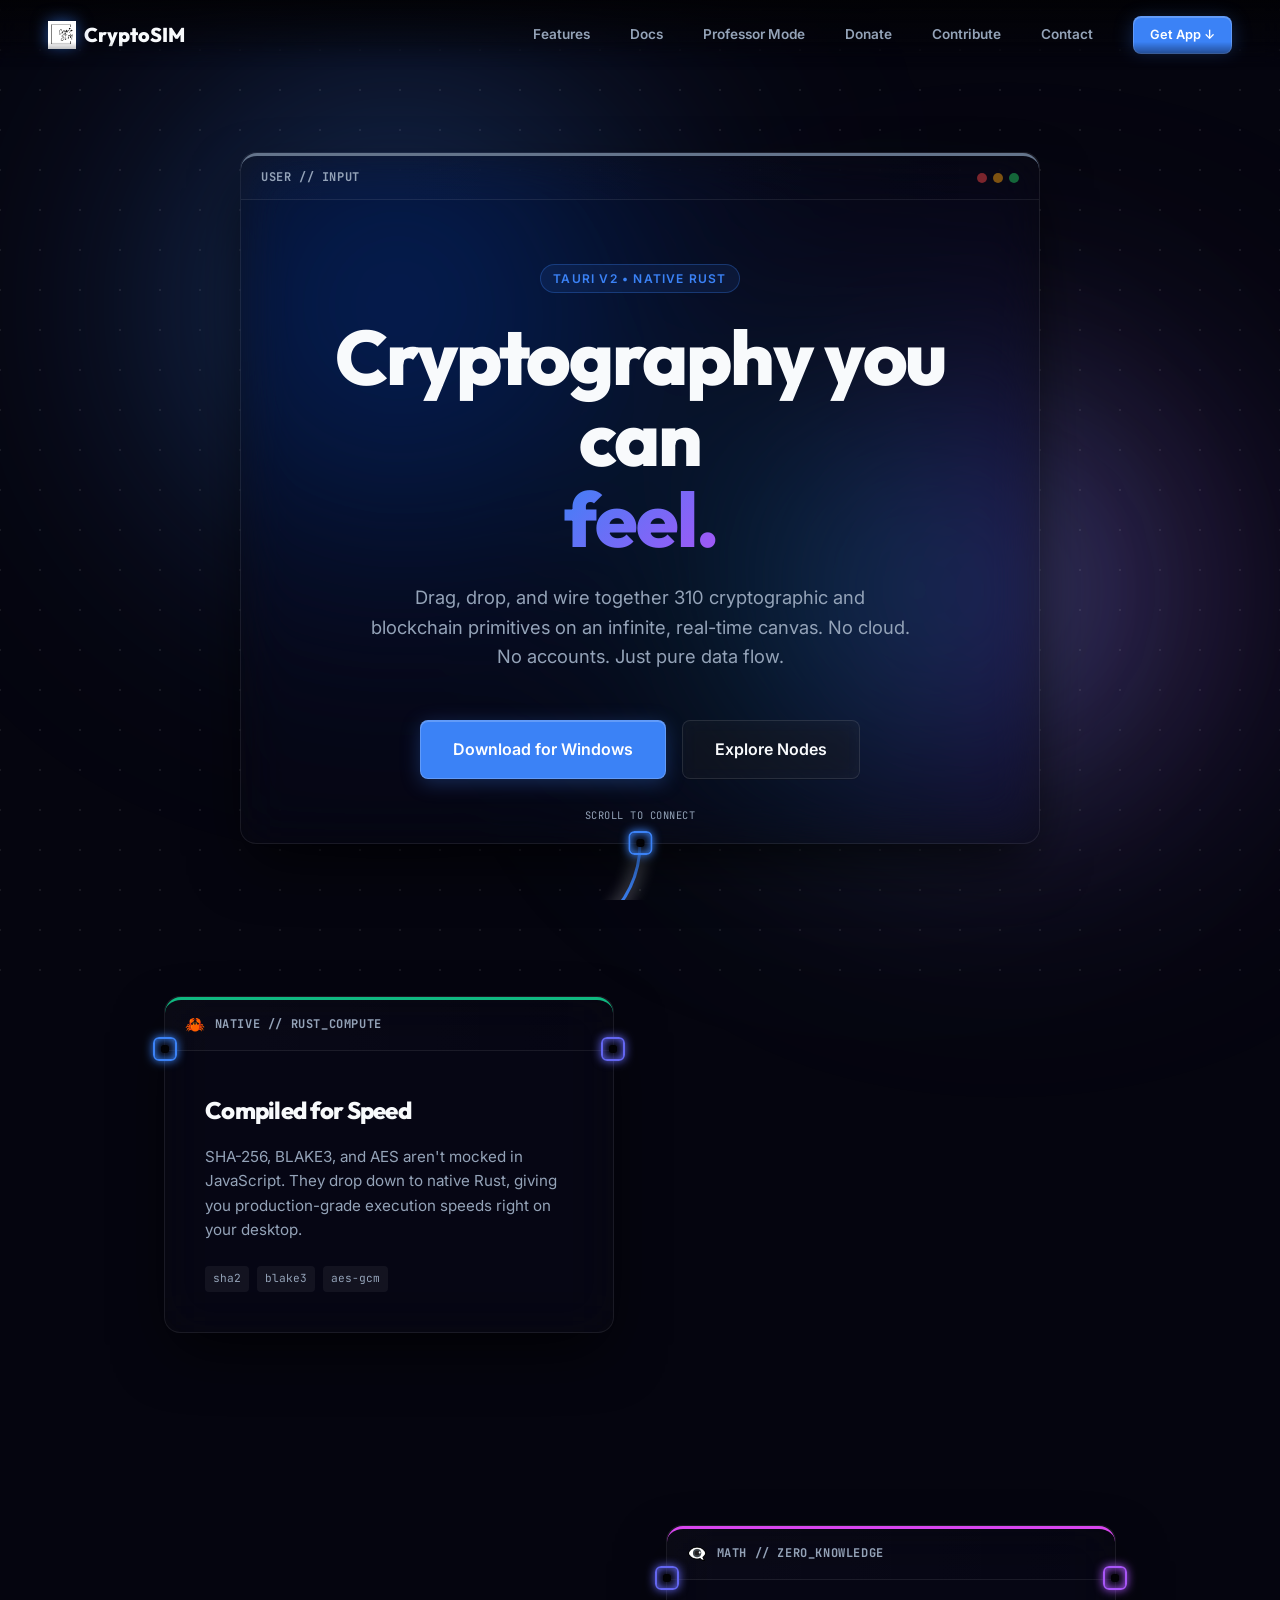
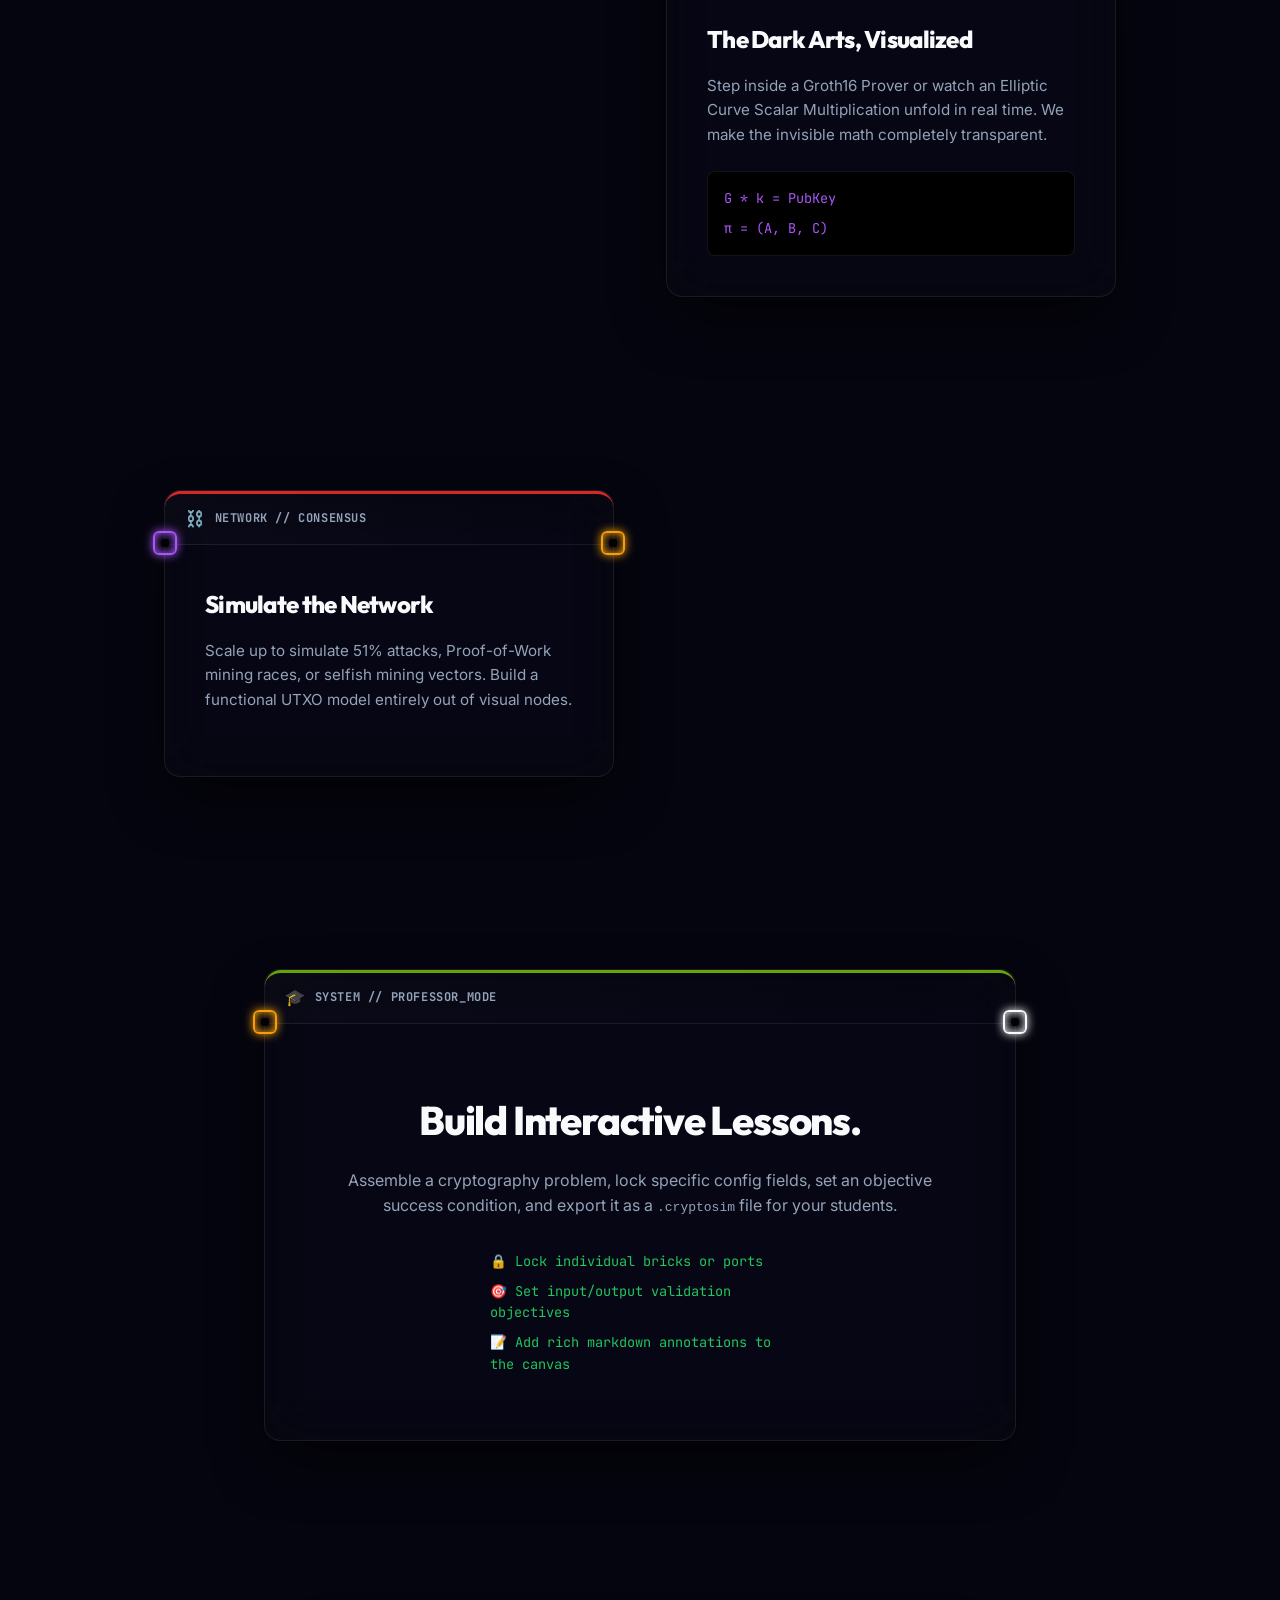
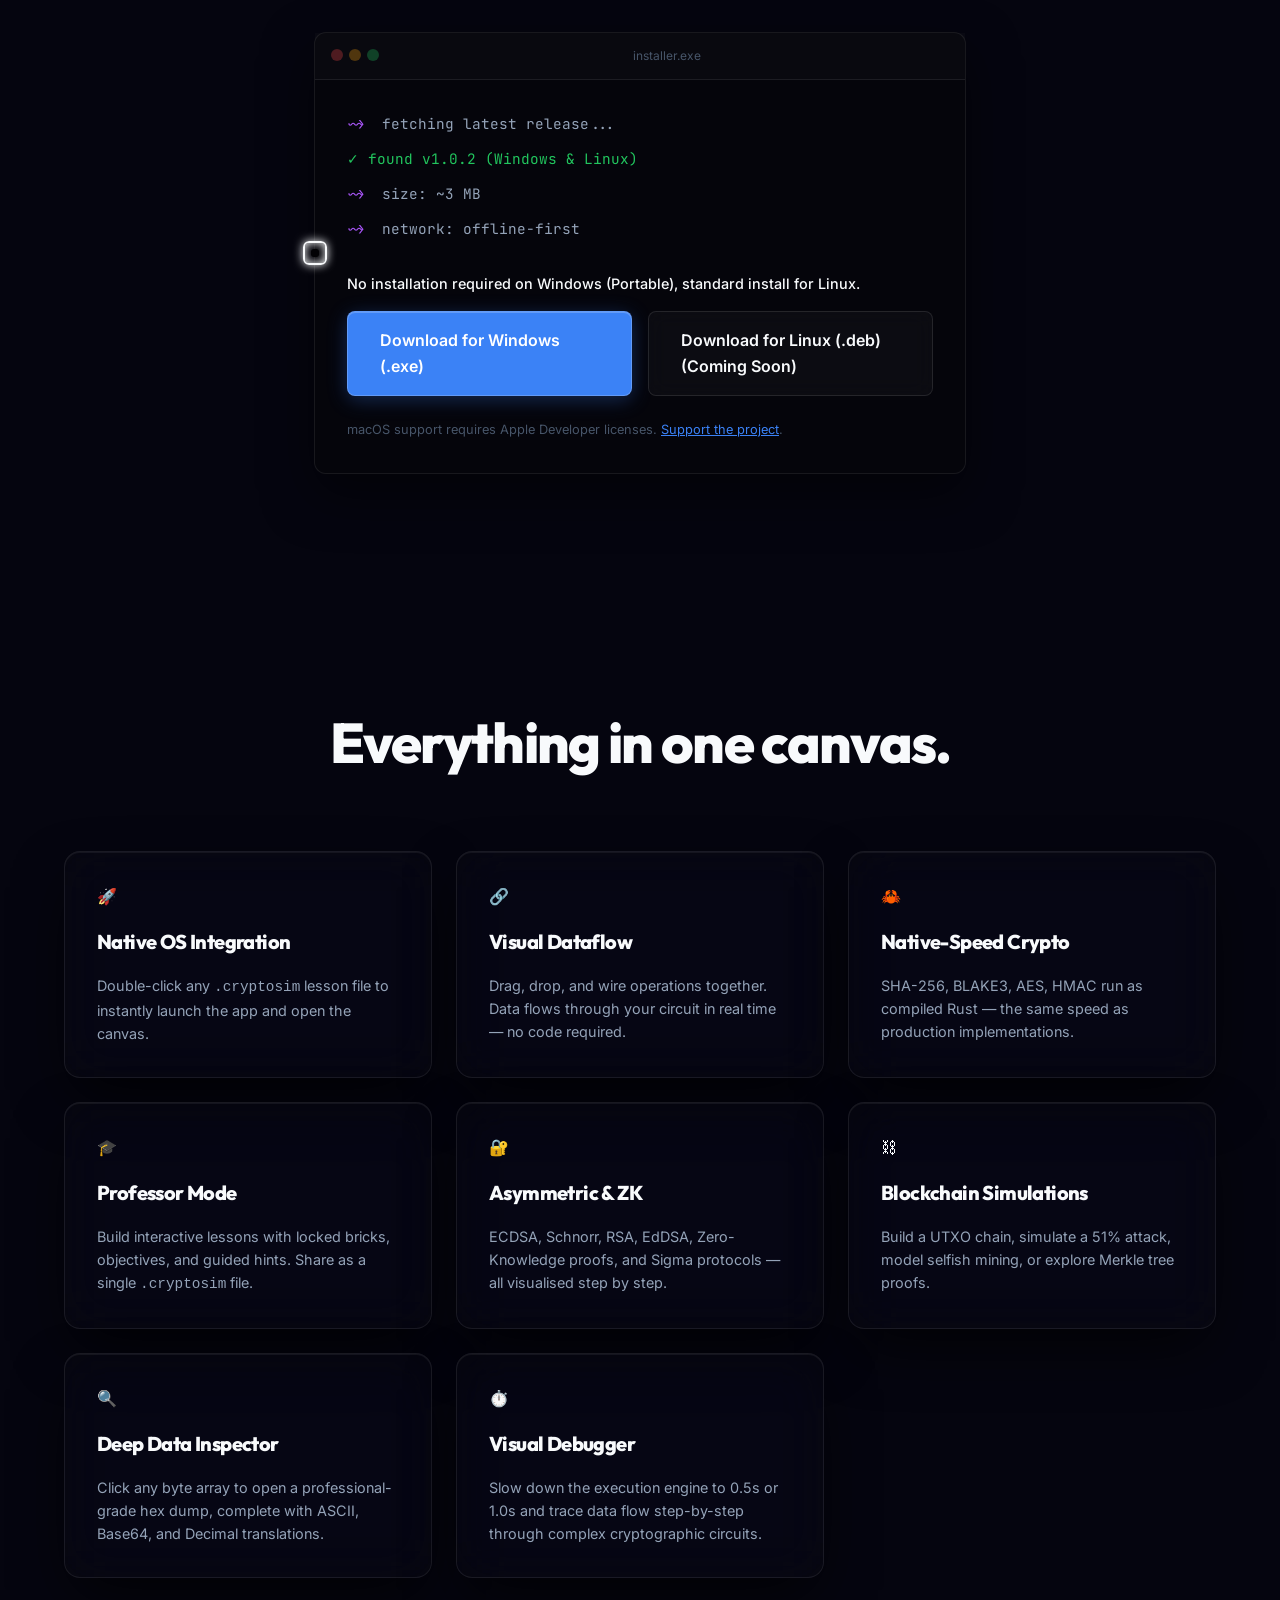
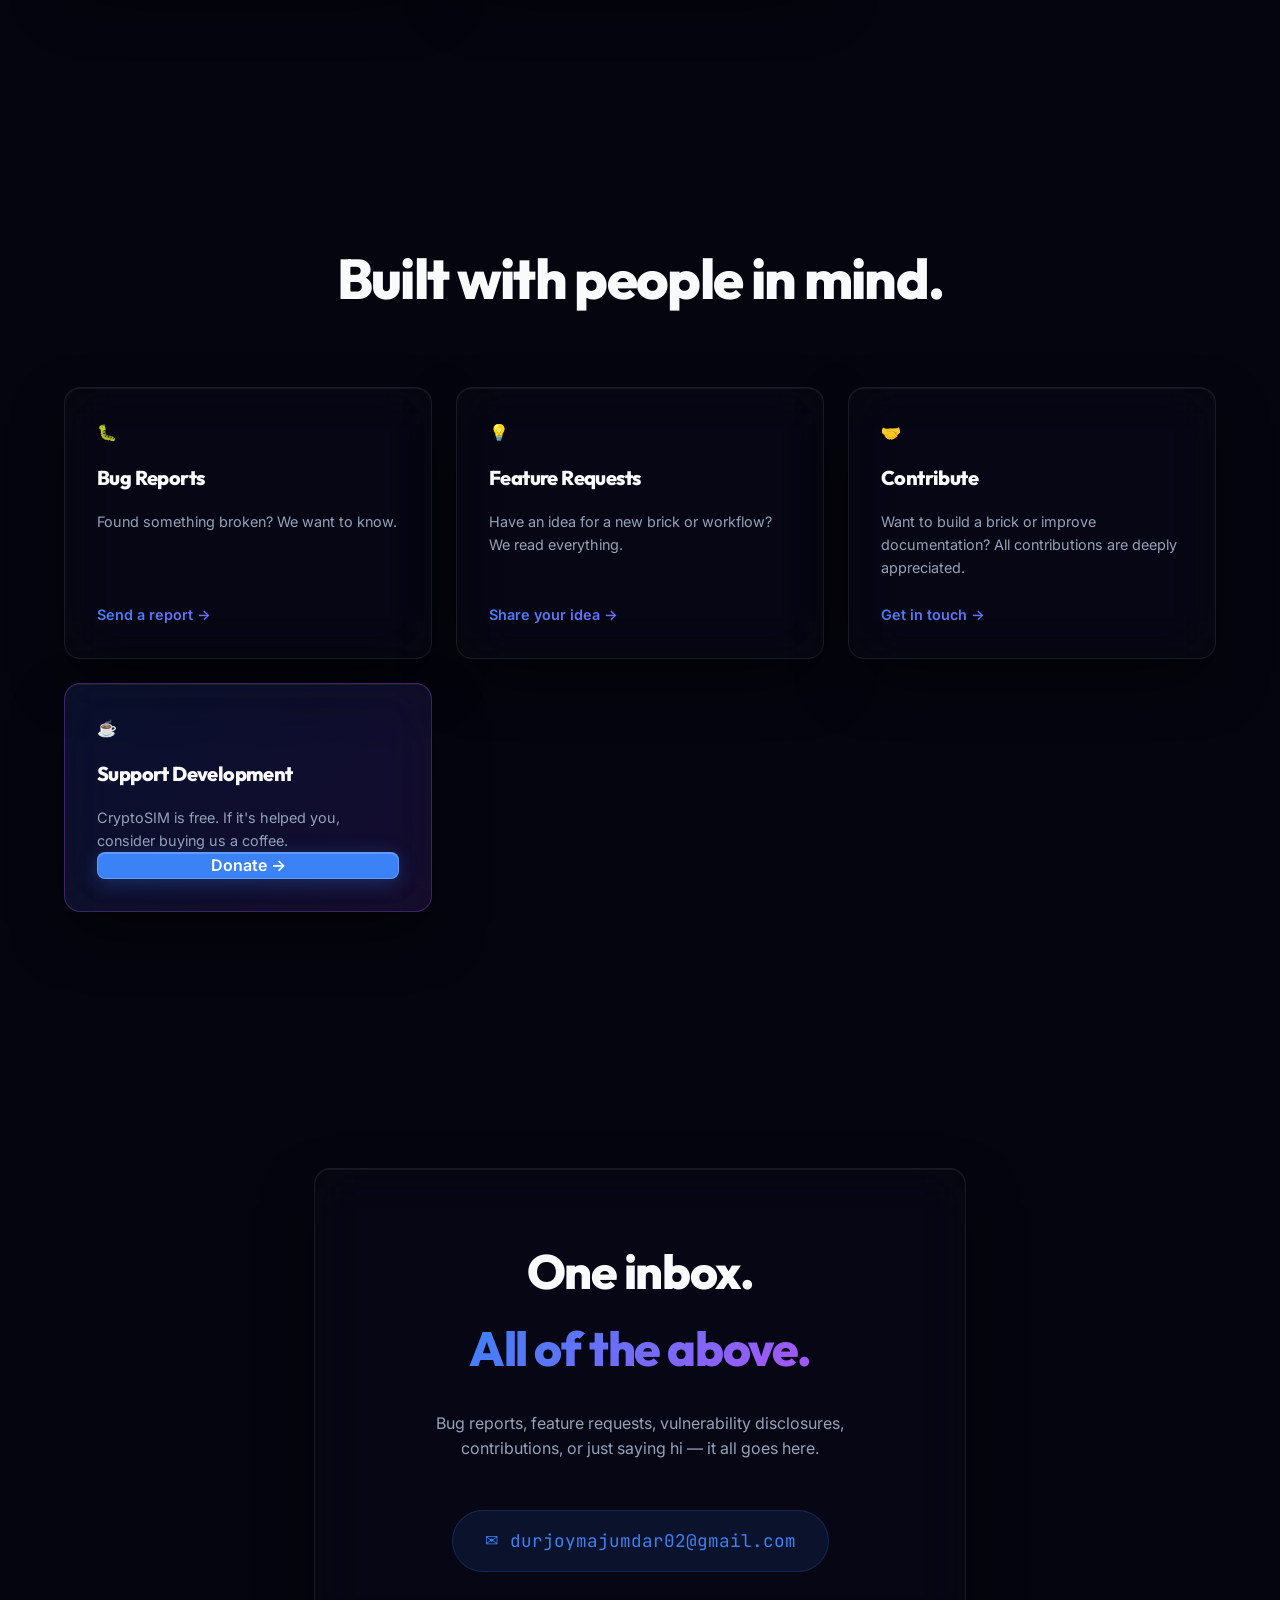
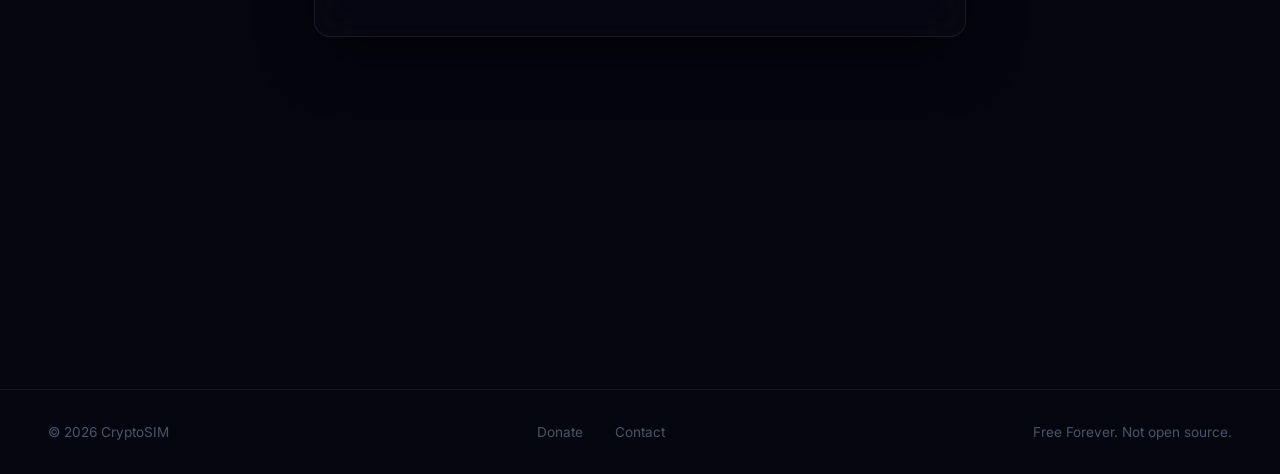
<file: index.html>
<!DOCTYPE html>
<html lang="en">
<head>
  <meta charset="UTF-8" />
  <meta name="viewport" content="width=device-width, initial-scale=1.0" />
  <title>CryptoSIM - The Living Canvas</title>
  <meta name="description" content="A node-based visual simulator for learning and teaching cryptography, blockchain, and applied mathematics." />
  <link rel="preconnect" href="https://fonts.googleapis.com" />
  <link href="https://fonts.googleapis.com/css2?family=Outfit:wght@400;500;600;700;800;900&family=Inter:opsz,wght@14..32,400;14..32,500;14..32,600&family=JetBrains+Mono:wght@400;500;600&display=swap" rel="stylesheet" />
  <link rel="icon" type="image/png" href="icon.png" />
  <link rel="stylesheet" href="style.css" />
</head>
<body>

  <!-- ── Interactive Canvas Grid Background ── -->
  <div class="canvas-grid-bg" id="gridBg">
    <div class="glow-orb orb-primary" id="orb1"></div>
    <div class="glow-orb orb-secondary" id="orb2"></div>
    <div class="glow-orb orb-tertiary" id="orb3"></div>
  </div>

  <!-- ── Navigation ── -->
  <nav class="nav">
    <a href="index.html" class="nav-brand">
      <img src="icon.png" alt="CryptoSIM Logo" class="logo-node" style="height: 28px; width: 28px; filter: drop-shadow(0 0 8px rgba(59,130,246,0.6));" />
      <span>CryptoSIM</span>
    </a>
    <div class="nav-links">
      <a href="#features">Features</a>
      <a href="docs.html">Docs</a>
      <a href="#pro">Professor Mode</a>
      <a href="donate.html">Donate</a>
      <a href="mailto:durjoymajumdar02@gmail.com?subject=CryptoSIM%20Contribution">Contribute</a>
      <a href="#contact">Contact</a>
      <a href="#download" class="btn btn-primary btn-sm">Get App ↓</a>
    </div>
  </nav>

  <!-- ── SVG Wire Layer (Draws connections between nodes on scroll) ── -->
  <svg class="wire-layer" id="wireLayer" xmlns="http://www.w3.org/2000/svg"></svg>

  <main>
    <!-- ── Hero / Landing Node ── -->
    <section class="hero-section" id="hero">
      <div class="brick-node hero-brick" data-node-id="hero">
        <div class="brick-header cluster-io">
          <span class="brick-title">USER // INPUT</span>
          <div class="brick-controls">
            <span class="control-dot red"></span>
            <span class="control-dot yellow"></span>
            <span class="control-dot green"></span>
          </div>
        </div>
        <div class="brick-body">
          <div class="badge">Tauri v2 • Native Rust</div>
          <h1>Cryptography you can <br/><span class="text-gradient">feel.</span></h1>
          <p class="hero-sub">
            Drag, drop, and wire together 310 cryptographic and blockchain primitives on an infinite, real-time canvas. 
            No cloud. No accounts. Just pure data flow.
          </p>
          <div class="hero-actions">
            <a href="#download" class="btn btn-primary btn-large">Download for Windows</a>
            <a href="#features" class="btn btn-ghost btn-large">Explore Nodes</a>
          </div>
        </div>
        <!-- Output Port -->
        <div class="port port-out" data-port-id="hero-out" data-type="bytes">
          <div class="port-label">Scroll to Connect</div>
          <div class="port-handle type-bytes"></div>
        </div>
      </div>
    </section>

    <!-- ── Feature Nodes (The "Flow" section) ── -->
    <section class="features-flow" id="features">
      
      <!-- Node 1: Native Crypto -->
      <div class="brick-node feature-brick pos-left node-crypto" data-node-id="feat-crypto">
        <!-- Input Port -->
        <div class="port port-in" data-port-id="feat-crypto-in" data-type="bytes">
          <div class="port-handle type-bytes"></div>
        </div>
        <div class="brick-header cluster-hash">
          <span class="brick-icon">🦀</span>
          <span class="brick-title">NATIVE // RUST_COMPUTE</span>
        </div>
        <div class="brick-body">
          <h3>Compiled for Speed</h3>
          <p>SHA-256, BLAKE3, and AES aren't mocked in JavaScript. They drop down to native Rust, giving you production-grade execution speeds right on your desktop.</p>
          <div class="tech-tags">
            <span class="tag">sha2</span>
            <span class="tag">blake3</span>
            <span class="tag">aes-gcm</span>
          </div>
        </div>
        <!-- Output Port -->
        <div class="port port-out" data-port-id="feat-crypto-out" data-type="array">
          <div class="port-handle type-array"></div>
        </div>
      </div>

      <!-- Node 2: ZK & Advanced Math -->
      <div class="brick-node feature-brick pos-right node-zk" data-node-id="feat-zk">
        <!-- Input Port -->
        <div class="port port-in" data-port-id="feat-zk-in" data-type="array">
          <div class="port-handle type-array"></div>
        </div>
        <div class="brick-header cluster-zk">
          <span class="brick-icon">👁️‍🗨️</span>
          <span class="brick-title">MATH // ZERO_KNOWLEDGE</span>
        </div>
        <div class="brick-body">
          <h3>The Dark Arts, Visualized</h3>
          <p>Step inside a Groth16 Prover or watch an Elliptic Curve Scalar Multiplication unfold in real time. We make the invisible math completely transparent.</p>
          <div class="visual-preview">
            <code>G * k = PubKey</code>
            <code>π = (A, B, C)</code>
          </div>
        </div>
        <!-- Output Port -->
        <div class="port port-out" data-port-id="feat-zk-out" data-type="point">
          <div class="port-handle type-point"></div>
        </div>
      </div>

      <!-- Node 3: Blockchain Consensus -->
      <div class="brick-node feature-brick pos-left node-chain" data-node-id="feat-chain">
        <!-- Input Port -->
        <div class="port port-in" data-port-id="feat-chain-in" data-type="point">
          <div class="port-handle type-point"></div>
        </div>
        <div class="brick-header cluster-consensus">
          <span class="brick-icon">⛓️</span>
          <span class="brick-title">NETWORK // CONSENSUS</span>
        </div>
        <div class="brick-body">
          <h3>Simulate the Network</h3>
          <p>Scale up to simulate 51% attacks, Proof-of-Work mining races, or selfish mining vectors. Build a functional UTXO model entirely out of visual nodes.</p>
        </div>
        <!-- Output Port -->
        <div class="port port-out" data-port-id="feat-chain-out" data-type="number">
          <div class="port-handle type-number"></div>
        </div>
      </div>

    </section>

    <!-- ── Professor Mode Node ── -->
    <section class="pro-section" id="pro">
      <div class="brick-node pro-brick" data-node-id="pro">
        <div class="port port-in" data-port-id="pro-in" data-type="number">
          <div class="port-handle type-number"></div>
        </div>
        <div class="brick-header cluster-state">
          <span class="brick-icon">🎓</span>
          <span class="brick-title">SYSTEM // PROFESSOR_MODE</span>
        </div>
        <div class="brick-body pro-layout">
          <div class="pro-text">
            <h2>Build Interactive Lessons.</h2>
            <p>Assemble a cryptography problem, lock specific config fields, set an objective success condition, and export it as a <code>.cryptosim</code> file for your students.</p>
            <ul class="pro-features">
              <li>🔒 Lock individual bricks or ports</li>
              <li>🎯 Set input/output validation objectives</li>
              <li>📝 Add rich markdown annotations to the canvas</li>
            </ul>
          </div>
        </div>
        <div class="port port-out" data-port-id="pro-out" data-type="any">
          <div class="port-handle type-any"></div>
        </div>
      </div>
    </section>

    <!-- ── Terminal Download Section ── -->
    <section class="download-section" id="download">
      <div class="terminal-window" data-node-id="download">
        <div class="port port-in" data-port-id="download-in" data-type="any" style="top: 50%; transform: translateY(-50%);">
          <div class="port-handle type-any"></div>
        </div>
        <div class="terminal-header">
          <div class="term-dots">
            <span></span><span></span><span></span>
          </div>
          <div class="term-title">installer.exe</div>
        </div>
        <div class="terminal-body">
          <div class="term-line"><span class="prompt">~></span> fetching latest release...</div>
          <div class="term-line success">✓ found v1.0.2 (Windows & Linux)</div>
          <div class="term-line"><span class="prompt">~></span> size: ~3 MB</div>
          <div class="term-line"><span class="prompt">~></span> network: offline-first</div>
          
          <div class="download-actions" style="margin-top: 2rem; text-align: left;">
            <p style="margin-bottom: 1rem; color: var(--text-main); font-family: var(--font-body); font-weight: 500;">
              No installation required on Windows (Portable), standard install for Linux.
            </p>
            <div style="display: flex; gap: 1rem; flex-wrap: wrap;">
              <a href="downloads/CryptoSim_Setup_v1.0.2.exe" class="btn btn-primary btn-large" style="flex: 1;">
                Download for Windows (.exe)
              </a>
              <a href="#" class="btn btn-ghost btn-large" style="flex: 1;">
                Download for Linux (.deb) (Coming Soon)
              </a>
            </div>
            <p class="crypto-note" style="margin-top: 1.5rem;">macOS support requires Apple Developer licenses. <a href="donate.html">Support the project</a>.</p>
          </div>
        </div>
      </div>
    </section>

    <!-- ── Extra Features Grid ── -->
    <section class="features-grid-section glass-container" id="all-features">
      <div class="section-center-header">
        <h2>Everything in one canvas.</h2>
      </div>
      <div class="features-grid-layout">
        <div class="brick-node feature-mini-card">
          <span class="brick-icon">🚀</span>
          <h3>Native OS Integration</h3>
          <p>Double-click any <code>.cryptosim</code> lesson file to instantly launch the app and open the canvas.</p>
        </div>
        <div class="brick-node feature-mini-card">
          <span class="brick-icon">🔗</span>
          <h3>Visual Dataflow</h3>
          <p>Drag, drop, and wire operations together. Data flows through your circuit in real time — no code required.</p>
        </div>
        <div class="brick-node feature-mini-card">
          <span class="brick-icon">🦀</span>
          <h3>Native-Speed Crypto</h3>
          <p>SHA-256, BLAKE3, AES, HMAC run as compiled Rust — the same speed as production implementations.</p>
        </div>
        <div class="brick-node feature-mini-card">
          <span class="brick-icon">🎓</span>
          <h3>Professor Mode</h3>
          <p>Build interactive lessons with locked bricks, objectives, and guided hints. Share as a single <code>.cryptosim</code> file.</p>
        </div>
        <div class="brick-node feature-mini-card">
          <span class="brick-icon">🔐</span>
          <h3>Asymmetric & ZK</h3>
          <p>ECDSA, Schnorr, RSA, EdDSA, Zero-Knowledge proofs, and Sigma protocols — all visualised step by step.</p>
        </div>
        <div class="brick-node feature-mini-card">
          <span class="brick-icon">⛓</span>
          <h3>Blockchain Simulations</h3>
          <p>Build a UTXO chain, simulate a 51% attack, model selfish mining, or explore Merkle tree proofs.</p>
        </div>
        <div class="brick-node feature-mini-card">
          <span class="brick-icon">🔍</span>
          <h3>Deep Data Inspector</h3>
          <p>Click any byte array to open a professional-grade hex dump, complete with ASCII, Base64, and Decimal translations.</p>
        </div>
        <div class="brick-node feature-mini-card">
          <span class="brick-icon">⏱️</span>
          <h3>Visual Debugger</h3>
          <p>Slow down the execution engine to 0.5s or 1.0s and trace data flow step-by-step through complex cryptographic circuits.</p>
        </div>
      </div>
    </section>

    <!-- ── Community ── -->
    <section class="community-section glass-container" id="community">
      <div class="section-center-header">
        <h2>Built with people in mind.</h2>
      </div>
      <div class="community-grid-layout">
        <div class="brick-node community-card">
          <div class="brick-icon">🐛</div>
          <h3>Bug Reports</h3>
          <p>Found something broken? We want to know.</p>
          <a href="mailto:durjoymajumdar02@gmail.com?subject=CryptoSIM%20Bug%20Report" class="community-link text-gradient">Send a report →</a>
        </div>
        <div class="brick-node community-card">
          <div class="brick-icon">💡</div>
          <h3>Feature Requests</h3>
          <p>Have an idea for a new brick or workflow? We read everything.</p>
          <a href="mailto:durjoymajumdar02@gmail.com?subject=CryptoSIM%20Feature%20Request" class="community-link text-gradient">Share your idea →</a>
        </div>
        <div class="brick-node community-card">
          <div class="brick-icon">🤝</div>
          <h3>Contribute</h3>
          <p>Want to build a brick or improve documentation? All contributions are deeply appreciated.</p>
          <a href="mailto:durjoymajumdar02@gmail.com?subject=CryptoSIM%20Contribution" class="community-link text-gradient">Get in touch →</a>
        </div>
        <div class="brick-node community-card hero-style">
          <div class="brick-icon">☕</div>
          <h3>Support Development</h3>
          <p>CryptoSIM is free. If it's helped you, consider buying us a coffee.</p>
          <a href="donate.html" class="btn btn-primary" style="margin-top:auto;">Donate →</a>
        </div>
      </div>
    </section>

    <!-- ── Contact ── -->
    <section class="contact-section" id="contact">
      <div class="brick-node contact-card">
        <h2>One inbox.<br/><span class="text-gradient">All of the above.</span></h2>
        <p>Bug reports, feature requests, vulnerability disclosures, contributions, or just saying hi — it all goes here.</p>
        <a href="mailto:durjoymajumdar02@gmail.com" class="contact-email">
          <span class="brick-icon">✉</span>
          durjoymajumdar02@gmail.com
        </a>
      </div>
    </section>

  </main>

  <footer class="site-footer">
    <div class="footer-grid">
      <span>© 2026 CryptoSIM</span>
      <div class="footer-links">
        <a href="donate.html">Donate</a>
        <a href="mailto:durjoymajumdar02@gmail.com">Contact</a>
      </div>
      <span>Free Forever. Not open source.</span>
    </div>
  </footer>

  <script src="script.js"></script>
</body>
</html>
</file>
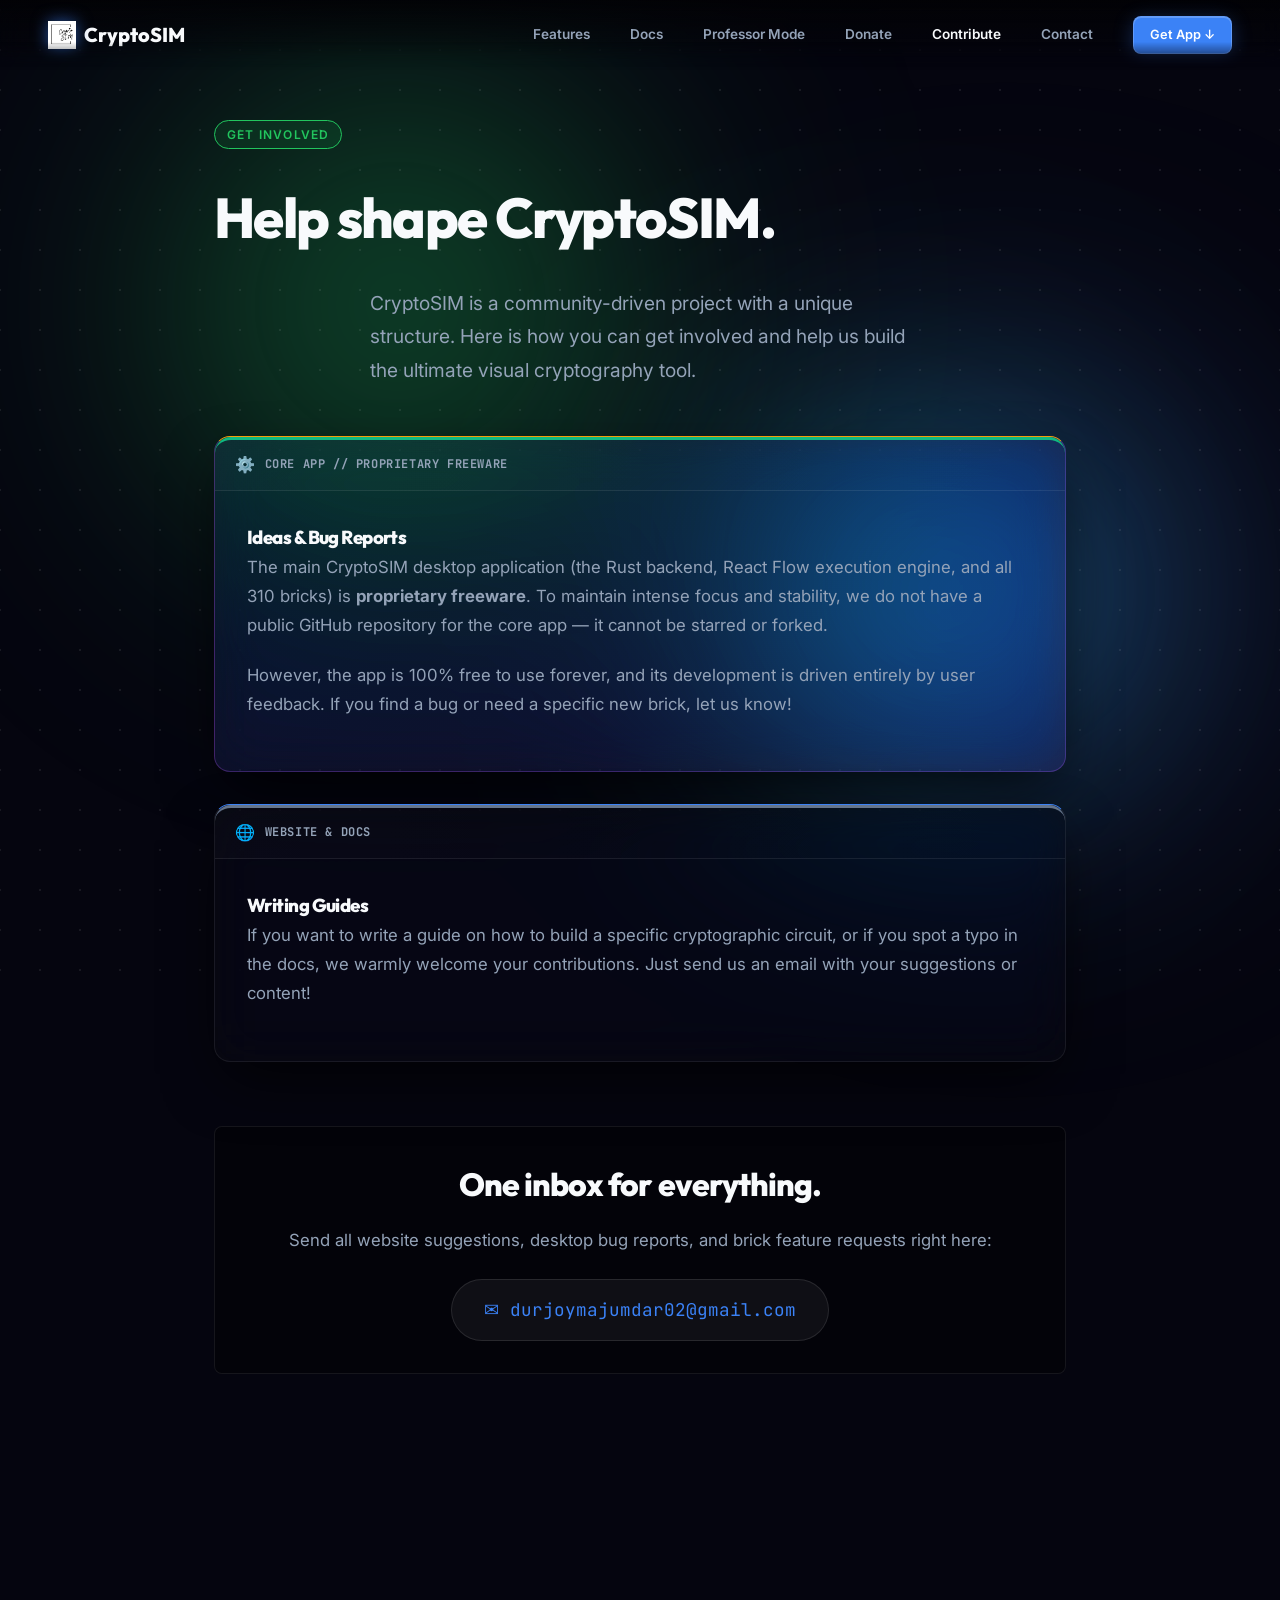
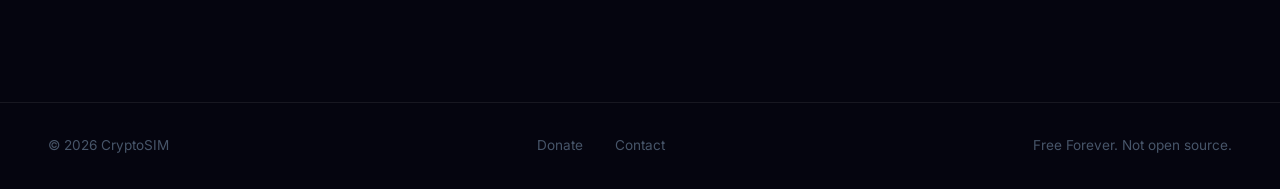
<file: contribute.html>
<!DOCTYPE html>
<html lang="en">
<head>
  <meta charset="UTF-8" />
  <meta name="viewport" content="width=device-width, initial-scale=1.0" />
  <title>Contribute — CryptoSIM</title>
  <meta name="description" content="How to contribute to CryptoSIM's open source website or report bugs for the proprietary core app." />
  <link rel="preconnect" href="https://fonts.googleapis.com" />
  <link href="https://fonts.googleapis.com/css2?family=Outfit:wght@400;500;600;700;800;900&family=Inter:opsz,wght@14..32,400;14..32,500;14..32,600&family=JetBrains+Mono:wght@400;500;600&display=swap" rel="stylesheet" />
  <link rel="icon" type="image/png" href="icon.png" />
  <link rel="stylesheet" href="style.css" />
  <style>
    .docs-layout {
      max-width: 900px;
      margin: 120px auto 0;
      min-height: calc(100vh - 120px);
      padding: 0 1.5rem 8rem;
    }
    .docs-content h1 { font-size: 3.5rem; margin-bottom: 1.5rem; }
    .docs-content h2 { font-size: 1.75rem; margin: 3rem 0 1rem; border-bottom: 1px solid var(--node-border); padding-bottom: 0.5rem; }
    .docs-content p, .docs-content ul { color: var(--text-muted); line-height: 1.75; margin-bottom: 1.25rem; font-size: 1.05rem; }
    .docs-content ul { padding-left: 1.5rem; }
    .docs-content li { margin-bottom: 0.75rem; }
    
    .docs-callout {
      background: rgba(59,130,246,0.06);
      border-left: 3px solid var(--type-bytes);
      padding: 1.25rem 1.5rem;
      border-radius: 0 8px 8px 0;
      margin-bottom: 1.75rem;
    }
    .docs-callout strong { color: var(--type-bytes); display: block; margin-bottom: 0.4rem; font-size: 0.9rem; text-transform: uppercase; letter-spacing: 0.05em; }
    .docs-callout.warning { background: rgba(245,158,11,0.06); border-color: var(--type-number); }
    .docs-callout.warning strong { color: var(--type-number); }
    
    .email-box {
      background: rgba(0,0,0,0.4);
      border: 1px solid var(--node-border);
      border-radius: 8px;
      padding: 2rem;
      text-align: center;
      margin: 2.5rem 0;
    }
    .email-box a {
      display: inline-flex;
      align-items: center;
      gap: 0.75rem;
      background: rgba(255,255,255,0.05);
      border: 1px solid rgba(255,255,255,0.1);
      padding: 1rem 2rem;
      border-radius: 50px;
      font-family: var(--font-mono);
      font-size: 1.1rem;
      color: var(--type-bytes);
      transition: all 0.2s;
    }
    .email-box a:hover {
      background: rgba(59,130,246,0.1);
      border-color: var(--type-bytes);
      transform: translateY(-2px);
    }
  </style>
</head>
<body>

  <!-- ── Interactive Canvas Grid Background ── -->
  <div class="canvas-grid-bg" id="gridBg">
    <div class="glow-orb orb-primary" id="orb1" style="background: radial-gradient(circle, var(--type-boolean), transparent 70%);"></div>
    <div class="glow-orb orb-secondary" id="orb2" style="background: radial-gradient(circle, var(--type-bytes), transparent 70%);"></div>
    <div class="glow-orb orb-tertiary" id="orb3"></div>
  </div>

  <!-- ── Navigation ── -->
  <nav class="nav">
    <a href="index.html" class="nav-brand">
      <img src="icon.png" alt="CryptoSIM Logo" class="logo-node" style="height: 28px; width: 28px; filter: drop-shadow(0 0 8px rgba(59,130,246,0.6));" />
      <span>CryptoSIM</span>
    </a>
    <div class="nav-links">
      <a href="index.html#features">Features</a>
      <a href="docs.html">Docs</a>
      <a href="index.html#pro">Professor Mode</a>
      <a href="donate.html">Donate</a>
      <a href="mailto:durjoymajumdar02@gmail.com?subject=CryptoSIM%20Contribution" style="color:var(--text-main)">Contribute</a>
      <a href="index.html#contact">Contact</a>
      <a href="index.html#download" class="btn btn-primary btn-sm">Get App ↓</a>
    </div>
  </nav>

  <div class="docs-layout">
    <main class="docs-content">
      
      <div class="badge" style="color:var(--type-boolean); border-color:var(--type-boolean); background:rgba(34,197,94,0.1)">Get Involved</div>
      <h1>Help shape CryptoSIM.</h1>
      <p class="hero-sub" style="font-size:1.2rem; margin-bottom:3rem;">CryptoSIM is a community-driven project with a unique structure. Here is how you can get involved and help us build the ultimate visual cryptography tool.</p>

      <div class="features-grid-layout" style="display:flex; flex-direction:column; gap:2rem;">
        
        <!-- Card 1: Core App (Proprietary) -->
        <div class="brick-node hero-style" style="text-align:left; border-top-color:var(--type-number)">
          <div class="brick-header cluster-hash">
            <span class="brick-icon">⚙️</span>
            <span class="brick-title">CORE APP // PROPRIETARY FREEWARE</span>
          </div>
          <div style="padding: 2rem;">
            <h3 style="margin-top:0">Ideas & Bug Reports</h3>
            <p>The main CryptoSIM desktop application (the Rust backend, React Flow execution engine, and all 310 bricks) is <strong>proprietary freeware</strong>. To maintain intense focus and stability, we do not have a public GitHub repository for the core app — it cannot be starred or forked.</p>
            <p>However, the app is 100% free to use forever, and its development is driven entirely by user feedback. If you find a bug or need a specific new brick, let us know!</p>
          </div>
        </div>

        <!-- Card 2: Website & Docs -->
        <div class="brick-node" style="text-align:left; border-top-color:var(--type-bytes)">
          <div class="brick-header cluster-io">
            <span class="brick-icon">🌐</span>
            <span class="brick-title">WEBSITE & DOCS</span>
          </div>
          <div style="padding: 2rem;">
            <h3 style="margin-top:0">Writing Guides</h3>
            <p>If you want to write a guide on how to build a specific cryptographic circuit, or if you spot a typo in the docs, we warmly welcome your contributions. Just send us an email with your suggestions or content!</p>
          </div>
        </div>

      </div>

      <div class="email-box" style="margin-top: 4rem;">
        <h2 style="margin-top:0; border:none; padding:0; color:var(--text-main); font-size: 2rem;">One inbox for everything.</h2>
        <p style="font-size:1.05rem; margin-bottom:1.5rem">Send all website suggestions, desktop bug reports, and brick feature requests right here:</p>
        <a href="mailto:durjoymajumdar02@gmail.com">
          ✉ durjoymajumdar02@gmail.com
        </a>
      </div>

    </main>
  </div>

  <footer class="site-footer">
    <div class="footer-grid">
      <span>© 2026 CryptoSIM</span>
      <div class="footer-links">
        <a href="donate.html">Donate</a>
        <a href="index.html#contact">Contact</a>
      </div>
      <span>Free Forever. Not open source.</span>
    </div>
  </footer>

  <script src="script.js"></script>
</body>
</html>
</file>
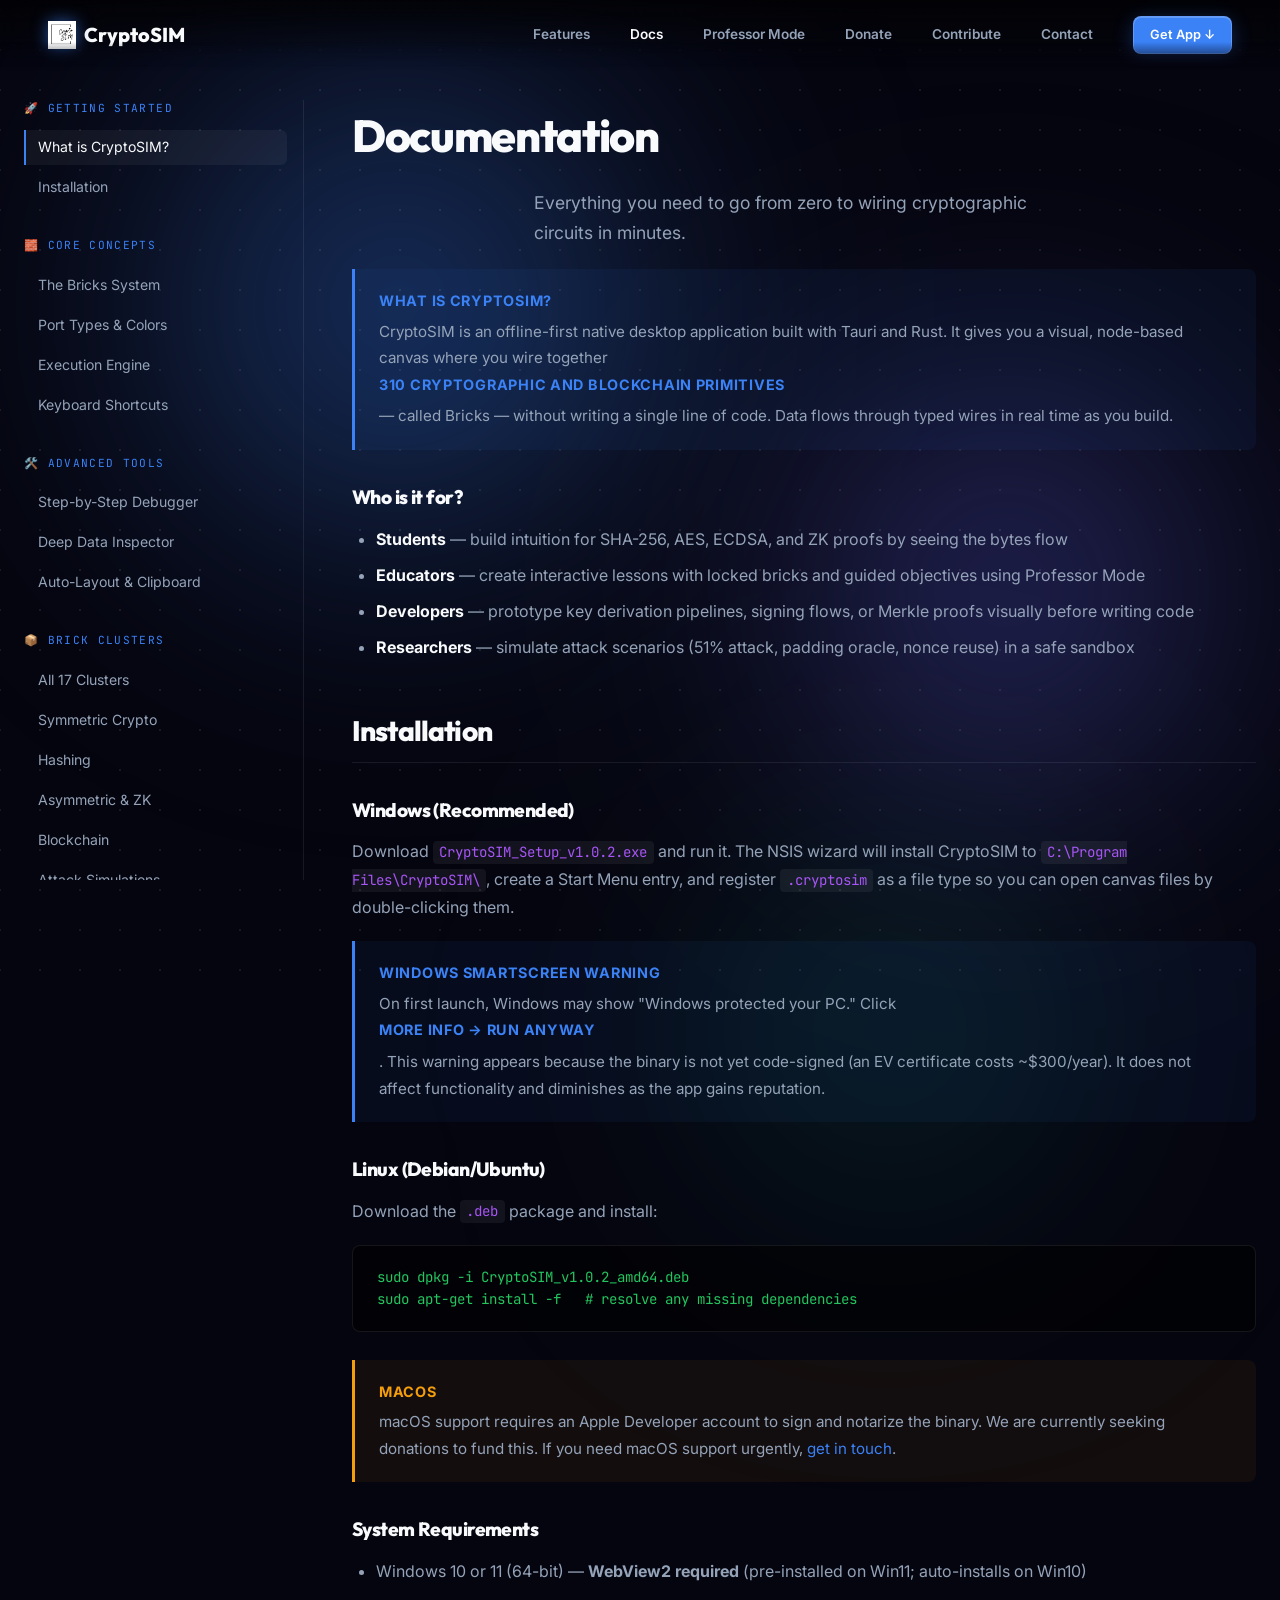
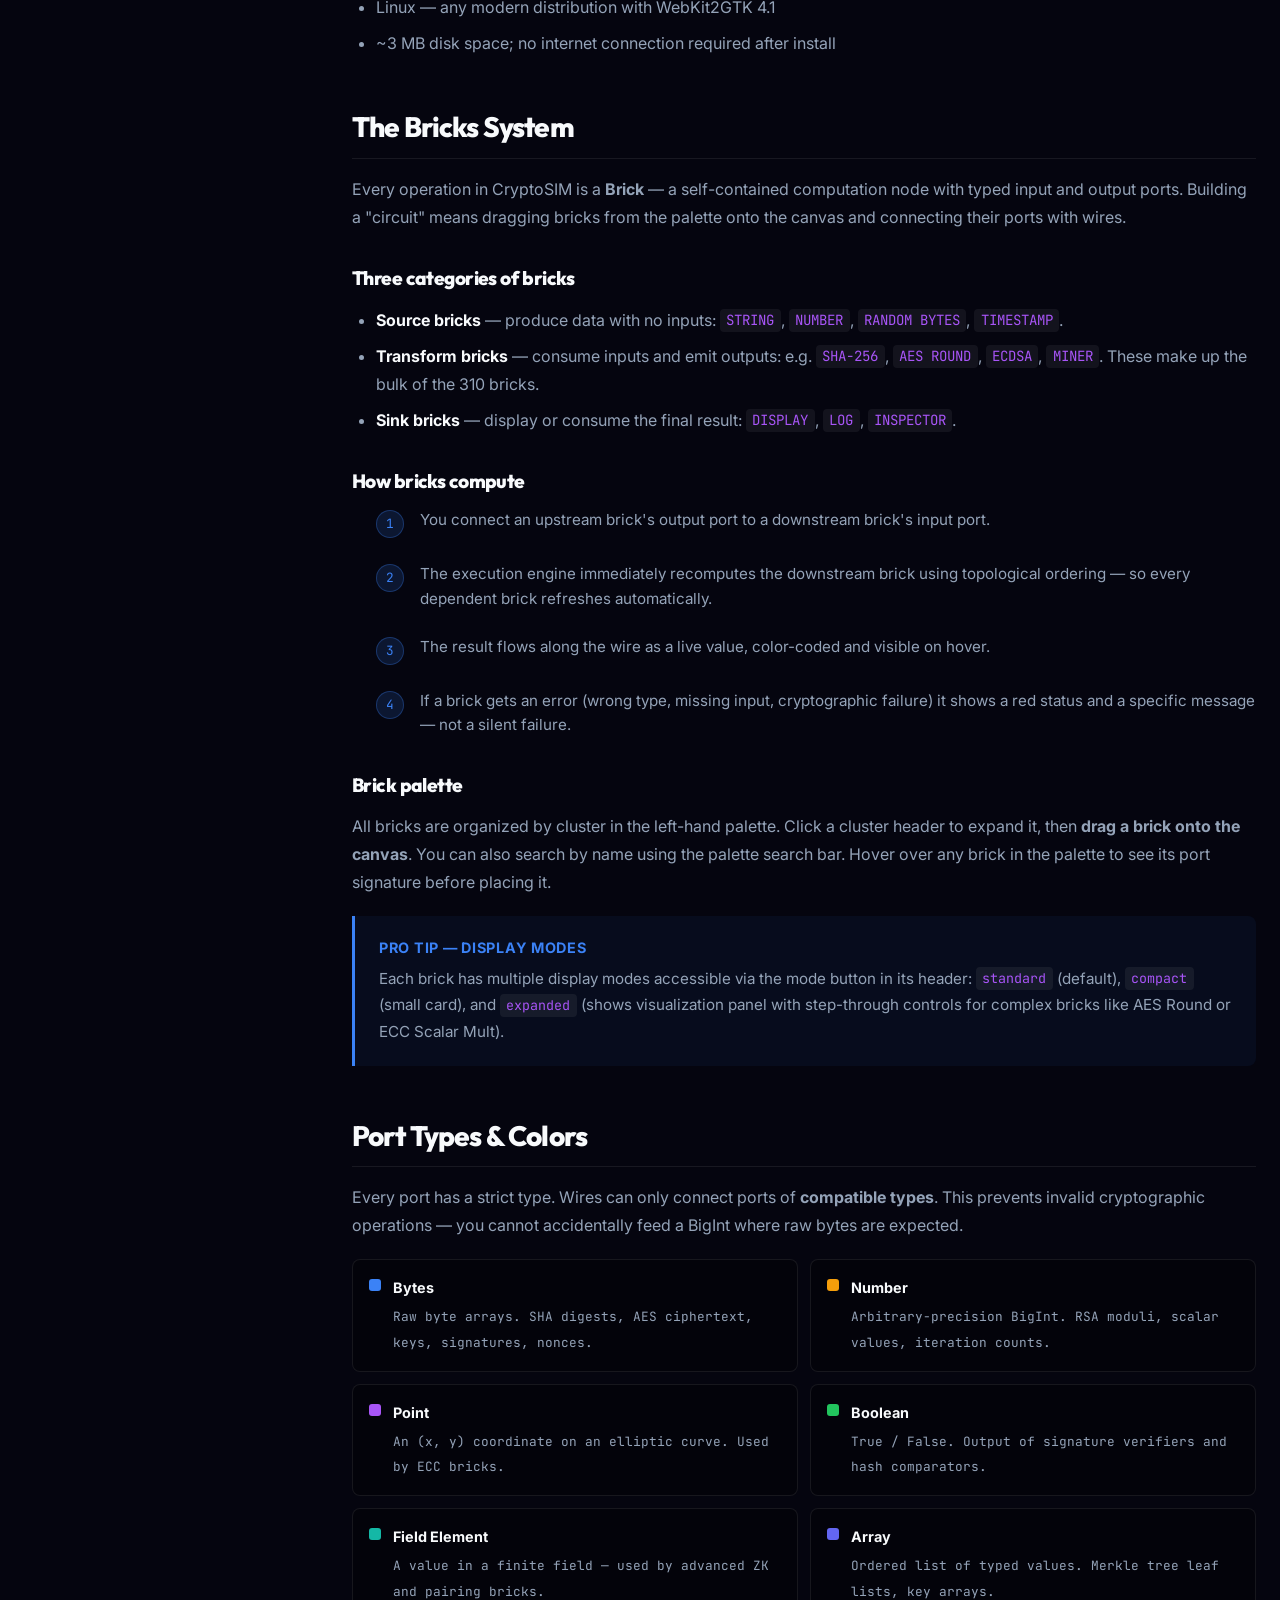
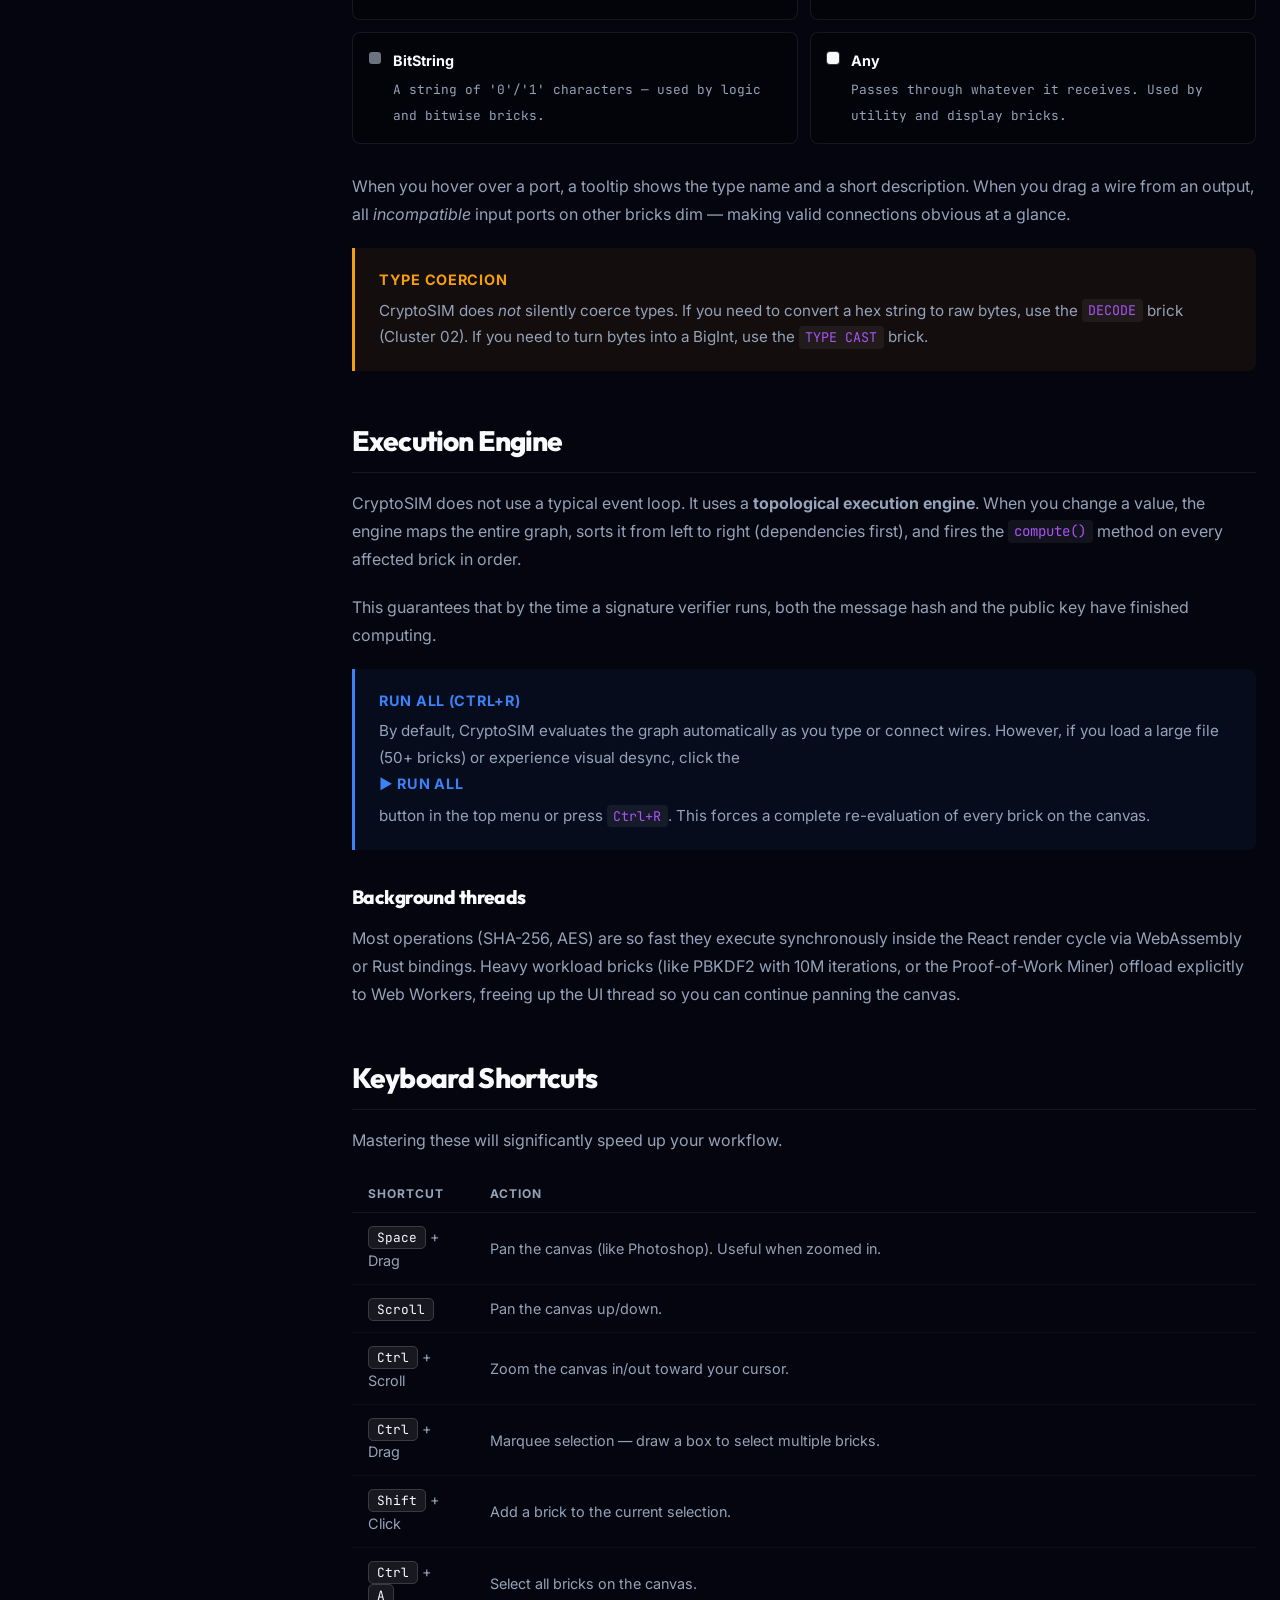
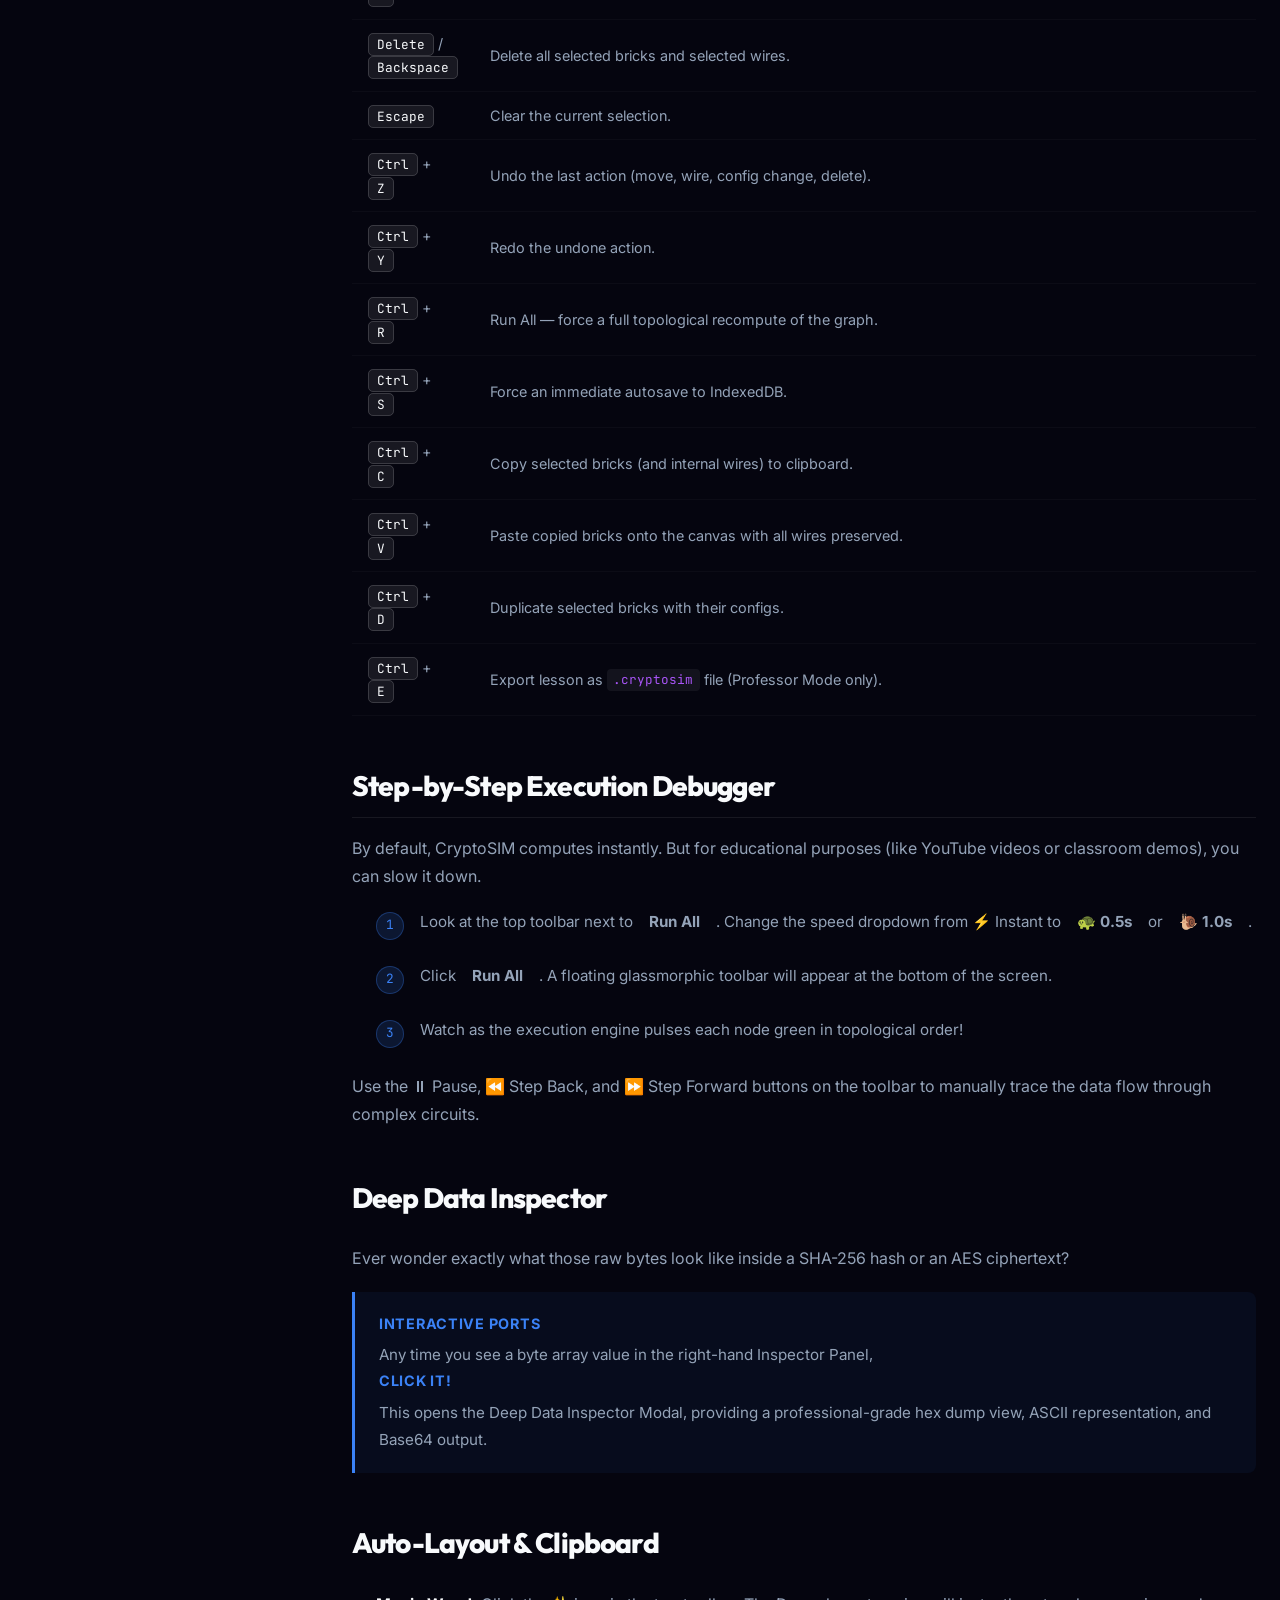
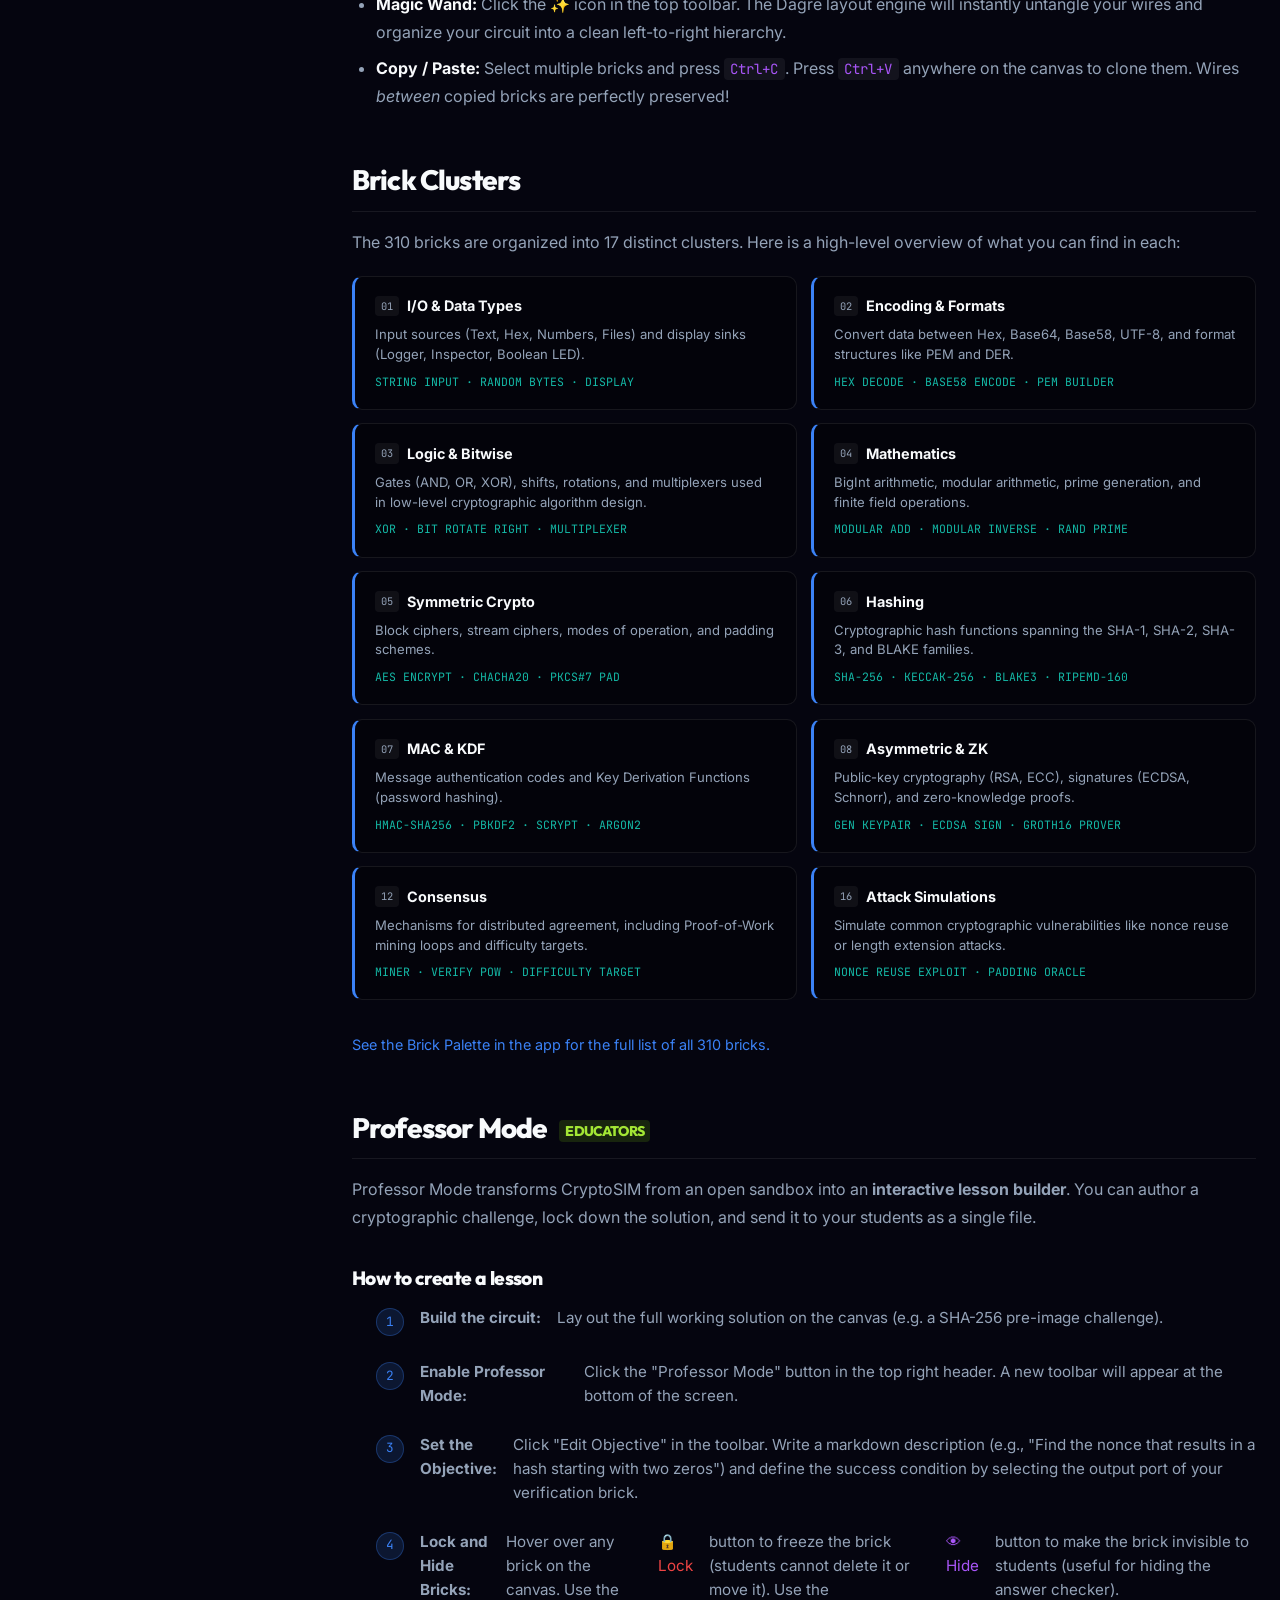
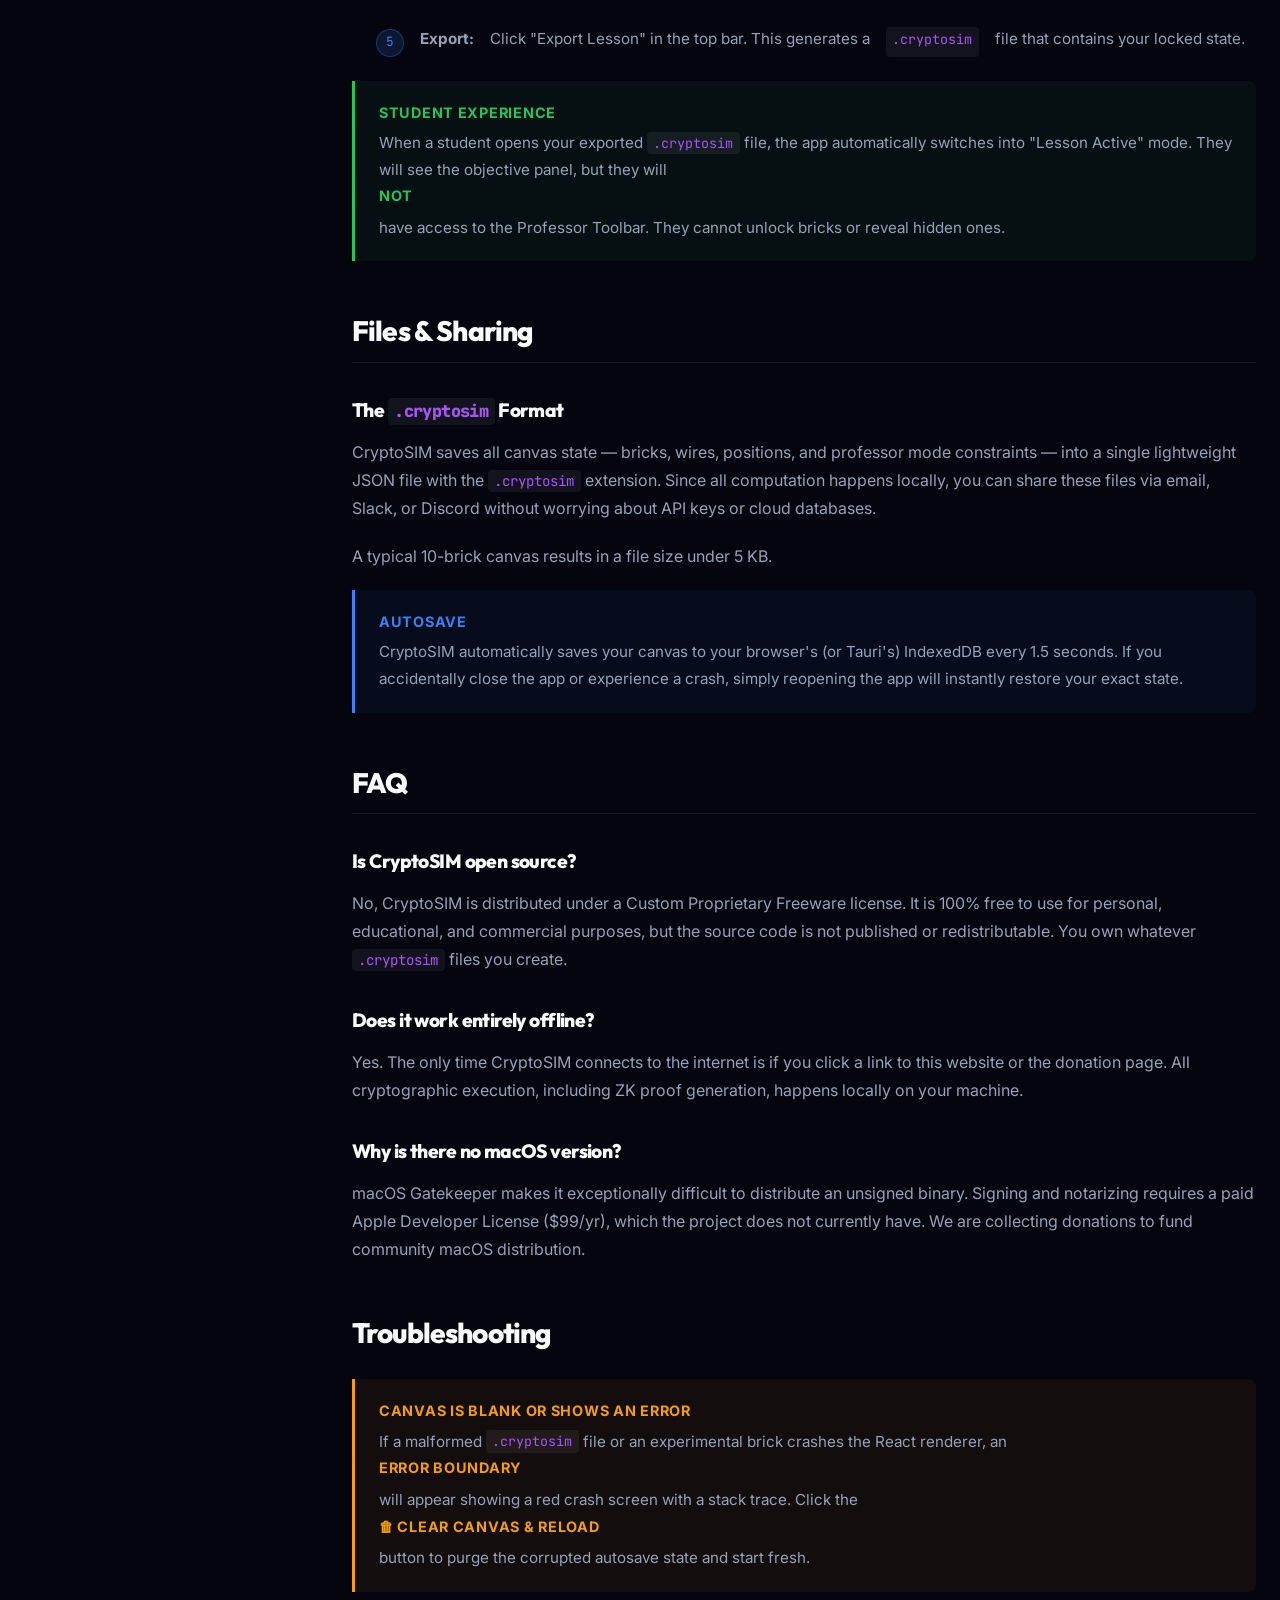
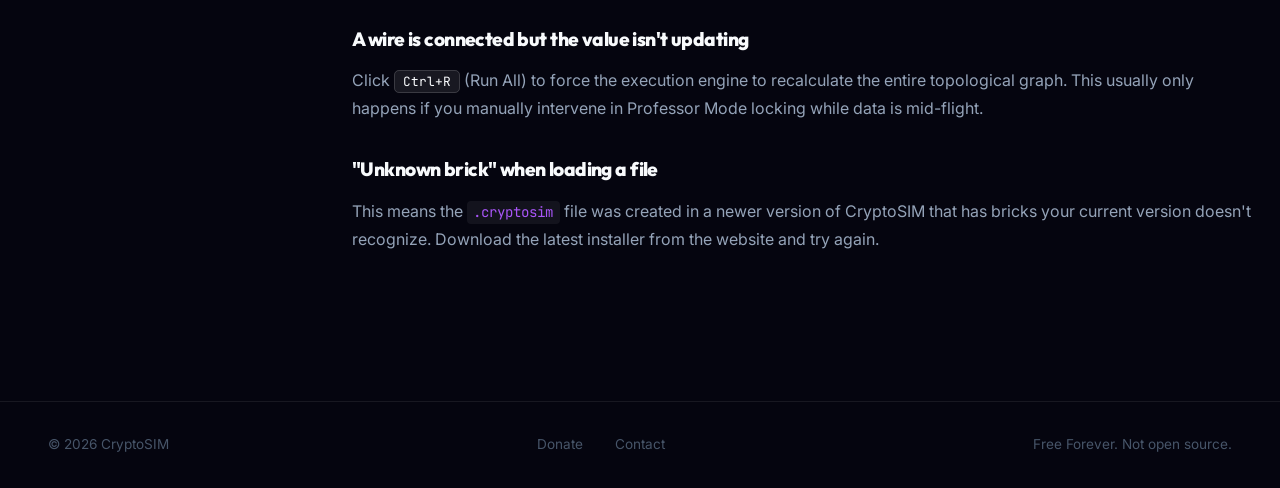
<file: docs.html>
<!DOCTYPE html>
<html lang="en">
<head>
  <meta charset="UTF-8" />
  <meta name="viewport" content="width=device-width, initial-scale=1.0" />
  <title>Documentation — CryptoSIM</title>
  <meta name="description" content="Complete documentation for CryptoSIM — the visual cryptography sandbox. Learn the bricks system, Professor Mode, keyboard shortcuts, and all 17 clusters." />
  <link rel="preconnect" href="https://fonts.googleapis.com" />
  <link href="https://fonts.googleapis.com/css2?family=Outfit:wght@400;500;600;700;800;900&family=Inter:opsz,wght@14..32,400;14..32,500;14..32,600&family=JetBrains+Mono:wght@400;500;600&display=swap" rel="stylesheet" />
  <link rel="icon" type="image/png" href="icon.png" />
  <link rel="stylesheet" href="style.css" />
  <style>
    .docs-layout {
      display: grid;
      grid-template-columns: 280px 1fr;
      max-width: 1400px;
      margin: 100px auto 0;
      min-height: calc(100vh - 100px);
      padding: 0 1.5rem;
      gap: 3rem;
    }
    .docs-sidebar {
      position: sticky;
      top: 100px;
      height: calc(100vh - 120px);
      overflow-y: auto;
      padding-right: 1rem;
      border-right: 1px solid var(--node-border);
    }
    .docs-sidebar::-webkit-scrollbar { width: 6px; }
    .docs-sidebar::-webkit-scrollbar-thumb { background: rgba(255,255,255,0.1); border-radius: 4px; }
    .docs-nav-group { margin-bottom: 2rem; }
    .docs-nav-title {
      font-family: var(--font-mono);
      font-size: 0.7rem;
      color: var(--type-bytes);
      text-transform: uppercase;
      letter-spacing: 0.12em;
      margin-bottom: 0.75rem;
      display: flex;
      align-items: center;
      gap: 0.5rem;
    }
    .docs-nav-links { display: flex; flex-direction: column; gap: 0.3rem; }
    .docs-nav-links a {
      color: var(--text-muted);
      font-size: 0.88rem;
      padding: 0.4rem 0.75rem;
      border-radius: 6px;
      transition: all 0.2s;
      border-left: 2px solid transparent;
    }
    .docs-nav-links a:hover, .docs-nav-links a.active {
      background: rgba(255,255,255,0.05);
      color: var(--text-main);
    }
    .docs-nav-links a.active {
      border-left-color: var(--type-bytes);
      border-radius: 0 6px 6px 0;
    }
    .docs-content { padding-bottom: 8rem; }
    .docs-content h1 { font-size: 2.8rem; margin-bottom: 1rem; }
    .docs-content h2 { font-size: 1.75rem; margin: 3rem 0 1rem; border-bottom: 1px solid var(--node-border); padding-bottom: 0.5rem; }
    .docs-content h3 { font-size: 1.2rem; margin: 2rem 0 0.75rem; color: var(--text-main); }
    .docs-content p, .docs-content ul, .docs-content ol { color: var(--text-muted); line-height: 1.75; margin-bottom: 1.25rem; font-size: 1rem; }
    .docs-content ul, .docs-content ol { padding-left: 1.5rem; }
    .docs-content li { margin-bottom: 0.5rem; }
    .docs-content pre {
      background: rgba(0,0,0,0.55);
      border: 1px solid var(--node-border);
      border-radius: 8px;
      padding: 1.25rem 1.5rem;
      overflow-x: auto;
      font-family: var(--font-mono);
      font-size: 0.88rem;
      color: var(--type-boolean);
      margin-bottom: 1.75rem;
      line-height: 1.6;
    }
    .docs-content code {
      background: rgba(255,255,255,0.06);
      padding: 0.15rem 0.4rem;
      border-radius: 4px;
      font-family: var(--font-mono);
      color: var(--type-point);
      font-size: 0.88em;
    }
    .docs-callout {
      background: rgba(59,130,246,0.06);
      border-left: 3px solid var(--type-bytes);
      padding: 1.25rem 1.5rem;
      border-radius: 0 8px 8px 0;
      margin-bottom: 1.75rem;
    }
    .docs-callout strong { color: var(--type-bytes); display: block; margin-bottom: 0.4rem; font-size: 0.9rem; text-transform: uppercase; letter-spacing: 0.05em; }
    .docs-callout.warning { background: rgba(245,158,11,0.06); border-color: var(--type-number); }
    .docs-callout.warning strong { color: var(--type-number); }
    .docs-callout.success { background: rgba(34,197,94,0.06); border-color: var(--type-boolean); }
    .docs-callout.success strong { color: var(--type-boolean); }
    .docs-callout p { margin: 0; color: var(--text-muted); font-size: 0.95rem; }

    /* Type badge grid */
    .type-grid { display: grid; grid-template-columns: 1fr 1fr; gap: 0.75rem; margin-bottom: 1.75rem; }
    .type-card {
      background: rgba(0,0,0,0.3);
      border: 1px solid var(--node-border);
      border-radius: 8px;
      padding: 1rem;
      display: flex;
      gap: 0.75rem;
      align-items: flex-start;
    }
    .type-dot { width: 12px; height: 12px; border-radius: 3px; flex-shrink: 0; margin-top: 3px; }
    .type-card-info strong { display: block; font-size: 0.9rem; color: var(--text-main); margin-bottom: 0.25rem; }
    .type-card-info span { font-size: 0.8rem; color: var(--text-muted); font-family: var(--font-mono); }

    /* Cluster grid */
    .cluster-grid { display: grid; grid-template-columns: 1fr 1fr; gap: 0.85rem; margin-bottom: 2rem; }
    .cluster-card {
      background: rgba(0,0,0,0.3);
      border: 1px solid var(--node-border);
      border-radius: 10px;
      padding: 1.1rem 1.25rem;
      border-left: 3px solid var(--type-bytes);
    }
    .cluster-card-header { display: flex; align-items: center; gap: 0.5rem; margin-bottom: 0.5rem; }
    .cluster-card-header strong { font-size: 0.9rem; color: var(--text-main); }
    .cluster-card-header .cluster-num {
      font-family: var(--font-mono);
      font-size: 0.65rem;
      color: var(--text-muted);
      background: rgba(255,255,255,0.05);
      padding: 2px 6px;
      border-radius: 4px;
    }
    .cluster-card p { font-size: 0.82rem; color: var(--text-muted); margin: 0 0 0.5rem; line-height: 1.5; }
    .cluster-bricks { font-family: var(--font-mono); font-size: 0.72rem; color: var(--type-field); }

    /* Keyboard shortcut table */
    .kbd-table { width: 100%; border-collapse: collapse; margin-bottom: 2rem; }
    .kbd-table th { text-align: left; padding: 0.6rem 1rem; font-size: 0.75rem; text-transform: uppercase; letter-spacing: 0.08em; color: var(--text-muted); border-bottom: 1px solid var(--node-border); }
    .kbd-table td { padding: 0.75rem 1rem; border-bottom: 1px solid rgba(255,255,255,0.03); color: var(--text-muted); font-size: 0.9rem; }
    .kbd-table tr:hover td { background: rgba(255,255,255,0.02); }
    kbd {
      background: rgba(255,255,255,0.08);
      border: 1px solid rgba(255,255,255,0.15);
      border-radius: 5px;
      padding: 2px 8px;
      font-family: var(--font-mono);
      font-size: 0.8rem;
      color: var(--text-main);
    }

    /* Step list */
    .step-list { list-style: none; padding: 0; counter-reset: steps; }
    .step-list li {
      counter-increment: steps;
      display: flex;
      gap: 1rem;
      margin-bottom: 1.5rem;
      color: var(--text-muted);
      font-size: 0.95rem;
      line-height: 1.6;
    }
    .step-list li::before {
      content: counter(steps);
      background: rgba(59,130,246,0.15);
      border: 1px solid rgba(59,130,246,0.3);
      color: var(--type-bytes);
      font-family: var(--font-mono);
      font-size: 0.8rem;
      width: 28px;
      height: 28px;
      border-radius: 50%;
      display: flex;
      align-items: center;
      justify-content: center;
      flex-shrink: 0;
      margin-top: 2px;
    }

    @media (max-width: 900px) {
      .docs-layout { grid-template-columns: 1fr; }
      .docs-sidebar { display: none; }
      .type-grid, .cluster-grid { grid-template-columns: 1fr; }
    }
  </style>
</head>
<body>

  <!-- ── Background ── -->
  <div class="canvas-grid-bg" id="gridBg">
    <div class="glow-orb orb-primary" id="orb1" style="background: radial-gradient(circle, var(--type-bytes), transparent 70%);"></div>
    <div class="glow-orb orb-secondary" id="orb2" style="background: radial-gradient(circle, var(--type-array), transparent 70%);"></div>
    <div class="glow-orb orb-tertiary" id="orb3" style="top: 80%; opacity: 0.2;"></div>
  </div>

  <!-- ── Navigation ── -->
  <nav class="nav">
    <a href="index.html" class="nav-brand">
      <img src="icon.png" alt="CryptoSIM Logo" class="logo-node" style="height: 28px; width: 28px; filter: drop-shadow(0 0 8px rgba(59,130,246,0.6));" />
      <span>CryptoSIM</span>
    </a>
    <div class="nav-links">
      <a href="index.html#features">Features</a>
      <a href="docs.html" class="active" style="color:var(--text-main)">Docs</a>
      <a href="index.html#pro">Professor Mode</a>
      <a href="donate.html">Donate</a>
      <a href="mailto:durjoymajumdar02@gmail.com?subject=CryptoSIM%20Contribution">Contribute</a>
      <a href="index.html#contact">Contact</a>
      <a href="index.html#download" class="btn btn-primary btn-sm">Get App ↓</a>
    </div>
  </nav>

  <div class="docs-layout">
    <!-- ── Sidebar ── -->
    <aside class="docs-sidebar">
      <div class="docs-nav-group">
        <div class="docs-nav-title">🚀 Getting Started</div>
        <div class="docs-nav-links">
          <a href="#quickstart" class="active">What is CryptoSIM?</a>
          <a href="#installation">Installation</a>
        </div>
      </div>
      <div class="docs-nav-group">
        <div class="docs-nav-title">🧱 Core Concepts</div>
        <div class="docs-nav-links">
          <a href="#bricks">The Bricks System</a>
          <a href="#port-typing">Port Types &amp; Colors</a>
          <a href="#execution">Execution Engine</a>
          <a href="#shortcuts">Keyboard Shortcuts</a>
        </div>
      </div>
      <div class="docs-nav-group">
        <div class="docs-nav-title">🛠️ Advanced Tools</div>
        <div class="docs-nav-links">
          <a href="#debugger">Step-by-Step Debugger</a>
          <a href="#inspector">Deep Data Inspector</a>
          <a href="#autolayout">Auto-Layout & Clipboard</a>
        </div>
      </div>
      <div class="docs-nav-group">
        <div class="docs-nav-title">📦 Brick Clusters</div>
        <div class="docs-nav-links">
          <a href="#clusters">All 17 Clusters</a>
          <a href="#cluster-crypto">Symmetric Crypto</a>
          <a href="#cluster-hash">Hashing</a>
          <a href="#cluster-asym">Asymmetric &amp; ZK</a>
          <a href="#cluster-chain">Blockchain</a>
          <a href="#cluster-attacks">Attack Simulations</a>
        </div>
      </div>
      <div class="docs-nav-group">
        <div class="docs-nav-title">🎓 Professor Mode</div>
        <div class="docs-nav-links">
          <a href="#professor-mode">Overview</a>
          <a href="#prof-workflow">Lesson Workflow</a>
          <a href="#prof-constraints">Lock &amp; Hide</a>
        </div>
      </div>
      <div class="docs-nav-group">
        <div class="docs-nav-title">💾 Files</div>
        <div class="docs-nav-links">
          <a href="#sharing">Save &amp; Share</a>
          <a href="#file-format">.cryptosim Format</a>
        </div>
      </div>
      <div class="docs-nav-group">
        <div class="docs-nav-title">❓ Help</div>
        <div class="docs-nav-links">
          <a href="#faq">FAQ</a>
          <a href="#troubleshooting">Troubleshooting</a>
        </div>
      </div>
    </aside>

    <!-- ── Main Content ── -->
    <main class="docs-content">

      <!-- ═══ Getting Started ═══ -->
      <section id="quickstart">
        <h1>Documentation</h1>
        <p class="hero-sub" style="font-size:1.1rem;">Everything you need to go from zero to wiring cryptographic circuits in minutes.</p>

        <div class="docs-callout">
          <strong>What is CryptoSIM?</strong>
          <p>CryptoSIM is an offline-first native desktop application built with Tauri and Rust. It gives you a visual, node-based canvas where you wire together <strong>310 cryptographic and blockchain primitives</strong> — called Bricks — without writing a single line of code. Data flows through typed wires in real time as you build.</p>
        </div>

        <h3>Who is it for?</h3>
        <ul>
          <li><strong style="color:var(--text-main)">Students</strong> — build intuition for SHA-256, AES, ECDSA, and ZK proofs by seeing the bytes flow</li>
          <li><strong style="color:var(--text-main)">Educators</strong> — create interactive lessons with locked bricks and guided objectives using Professor Mode</li>
          <li><strong style="color:var(--text-main)">Developers</strong> — prototype key derivation pipelines, signing flows, or Merkle proofs visually before writing code</li>
          <li><strong style="color:var(--text-main)">Researchers</strong> — simulate attack scenarios (51% attack, padding oracle, nonce reuse) in a safe sandbox</li>
        </ul>
      </section>

      <!-- ═══ Installation ═══ -->
      <section id="installation">
        <h2>Installation</h2>

        <h3>Windows (Recommended)</h3>
        <p>Download <code>CryptoSIM_Setup_v1.0.2.exe</code> and run it. The NSIS wizard will install CryptoSIM to <code>C:\Program Files\CryptoSIM\</code>, create a Start Menu entry, and register <code>.cryptosim</code> as a file type so you can open canvas files by double-clicking them.</p>

        <div class="docs-callout">
          <strong>Windows SmartScreen Warning</strong>
          <p>On first launch, Windows may show "Windows protected your PC." Click <strong>More info → Run anyway</strong>. This warning appears because the binary is not yet code-signed (an EV certificate costs ~$300/year). It does not affect functionality and diminishes as the app gains reputation.</p>
        </div>

        <h3>Linux (Debian/Ubuntu)</h3>
        <p>Download the <code>.deb</code> package and install:</p>
        <pre>sudo dpkg -i CryptoSIM_v1.0.2_amd64.deb
sudo apt-get install -f   # resolve any missing dependencies</pre>

        <div class="docs-callout warning">
          <strong>macOS</strong>
          <p>macOS support requires an Apple Developer account to sign and notarize the binary. We are currently seeking donations to fund this. If you need macOS support urgently, <a href="index.html#contact" style="color:var(--type-bytes)">get in touch</a>.</p>
        </div>

        <h3>System Requirements</h3>
        <ul>
          <li>Windows 10 or 11 (64-bit) — <strong>WebView2 required</strong> (pre-installed on Win11; auto-installs on Win10)</li>
          <li>Linux — any modern distribution with WebKit2GTK 4.1</li>
          <li>~3 MB disk space; no internet connection required after install</li>
        </ul>
      </section>

      <!-- ═══ Bricks System ═══ -->
      <section id="bricks">
        <h2>The Bricks System</h2>
        <p>Every operation in CryptoSIM is a <strong>Brick</strong> — a self-contained computation node with typed input and output ports. Building a "circuit" means dragging bricks from the palette onto the canvas and connecting their ports with wires.</p>

        <h3>Three categories of bricks</h3>
        <ul>
          <li><strong style="color:var(--text-main)">Source bricks</strong> — produce data with no inputs: <code>STRING</code>, <code>NUMBER</code>, <code>RANDOM BYTES</code>, <code>TIMESTAMP</code>.</li>
          <li><strong style="color:var(--text-main)">Transform bricks</strong> — consume inputs and emit outputs: e.g. <code>SHA-256</code>, <code>AES ROUND</code>, <code>ECDSA</code>, <code>MINER</code>. These make up the bulk of the 310 bricks.</li>
          <li><strong style="color:var(--text-main)">Sink bricks</strong> — display or consume the final result: <code>DISPLAY</code>, <code>LOG</code>, <code>INSPECTOR</code>.</li>
        </ul>

        <h3>How bricks compute</h3>
        <ol class="step-list">
          <li>You connect an upstream brick's output port to a downstream brick's input port.</li>
          <li>The execution engine immediately recomputes the downstream brick using topological ordering — so every dependent brick refreshes automatically.</li>
          <li>The result flows along the wire as a live value, color-coded and visible on hover.</li>
          <li>If a brick gets an error (wrong type, missing input, cryptographic failure) it shows a red status and a specific message — not a silent failure.</li>
        </ol>

        <h3>Brick palette</h3>
        <p>All bricks are organized by cluster in the left-hand palette. Click a cluster header to expand it, then <strong>drag a brick onto the canvas</strong>. You can also search by name using the palette search bar. Hover over any brick in the palette to see its port signature before placing it.</p>

        <div class="docs-callout">
          <strong>Pro tip — Display Modes</strong>
          <p>Each brick has multiple display modes accessible via the mode button in its header: <code>standard</code> (default), <code>compact</code> (small card), and <code>expanded</code> (shows visualization panel with step-through controls for complex bricks like AES Round or ECC Scalar Mult).</p>
        </div>
      </section>

      <!-- ═══ Port Typing ═══ -->
      <section id="port-typing">
        <h2>Port Types &amp; Colors</h2>
        <p>Every port has a strict type. Wires can only connect ports of <strong>compatible types</strong>. This prevents invalid cryptographic operations — you cannot accidentally feed a BigInt where raw bytes are expected.</p>

        <div class="type-grid">
          <div class="type-card">
            <div class="type-dot" style="background:#3b82f6;"></div>
            <div class="type-card-info">
              <strong>Bytes</strong>
              <span>Raw byte arrays. SHA digests, AES ciphertext, keys, signatures, nonces.</span>
            </div>
          </div>
          <div class="type-card">
            <div class="type-dot" style="background:#f59e0b;"></div>
            <div class="type-card-info">
              <strong>Number</strong>
              <span>Arbitrary-precision BigInt. RSA moduli, scalar values, iteration counts.</span>
            </div>
          </div>
          <div class="type-card">
            <div class="type-dot" style="background:#a855f7;"></div>
            <div class="type-card-info">
              <strong>Point</strong>
              <span>An (x, y) coordinate on an elliptic curve. Used by ECC bricks.</span>
            </div>
          </div>
          <div class="type-card">
            <div class="type-dot" style="background:#22c55e;"></div>
            <div class="type-card-info">
              <strong>Boolean</strong>
              <span>True / False. Output of signature verifiers and hash comparators.</span>
            </div>
          </div>
          <div class="type-card">
            <div class="type-dot" style="background:#14b8a6;"></div>
            <div class="type-card-info">
              <strong>Field Element</strong>
              <span>A value in a finite field — used by advanced ZK and pairing bricks.</span>
            </div>
          </div>
          <div class="type-card">
            <div class="type-dot" style="background:#6366f1;"></div>
            <div class="type-card-info">
              <strong>Array</strong>
              <span>Ordered list of typed values. Merkle tree leaf lists, key arrays.</span>
            </div>
          </div>
          <div class="type-card">
            <div class="type-dot" style="background:#6b7280;"></div>
            <div class="type-card-info">
              <strong>BitString</strong>
              <span>A string of '0'/'1' characters — used by logic and bitwise bricks.</span>
            </div>
          </div>
          <div class="type-card">
            <div class="type-dot" style="background:#f8fafc; box-shadow: 0 0 0 1px rgba(255,255,255,0.2);"></div>
            <div class="type-card-info">
              <strong>Any</strong>
              <span>Passes through whatever it receives. Used by utility and display bricks.</span>
            </div>
          </div>
        </div>

        <p>When you hover over a port, a tooltip shows the type name and a short description. When you drag a wire from an output, all <em>incompatible</em> input ports on other bricks dim — making valid connections obvious at a glance.</p>

        <div class="docs-callout warning">
          <strong>Type Coercion</strong>
          <p>CryptoSIM does <em>not</em> silently coerce types. If you need to convert a hex string to raw bytes, use the <code>DECODE</code> brick (Cluster 02). If you need to turn bytes into a BigInt, use the <code>TYPE CAST</code> brick.</p>
        </div>
      </section>

      <!-- ═══ Execution Engine ═══ -->
      <section id="execution">
        <h2>Execution Engine</h2>
        <p>CryptoSIM does not use a typical event loop. It uses a <strong>topological execution engine</strong>. When you change a value, the engine maps the entire graph, sorts it from left to right (dependencies first), and fires the <code>compute()</code> method on every affected brick in order.</p>
        
        <p>This guarantees that by the time a signature verifier runs, both the message hash and the public key have finished computing.</p>

        <div class="docs-callout">
          <strong>Run All (Ctrl+R)</strong>
          <p>By default, CryptoSIM evaluates the graph automatically as you type or connect wires. However, if you load a large file (50+ bricks) or experience visual desync, click the <strong>▶ Run All</strong> button in the top menu or press <code>Ctrl+R</code>. This forces a complete re-evaluation of every brick on the canvas.</p>
        </div>

        <h3>Background threads</h3>
        <p>Most operations (SHA-256, AES) are so fast they execute synchronously inside the React render cycle via WebAssembly or Rust bindings. Heavy workload bricks (like PBKDF2 with 10M iterations, or the Proof-of-Work Miner) offload explicitly to Web Workers, freeing up the UI thread so you can continue panning the canvas.</p>
      </section>

      <!-- ═══ Keyboard Shortcuts ═══ -->
      <section id="shortcuts">
        <h2>Keyboard Shortcuts</h2>
        <p>Mastering these will significantly speed up your workflow.</p>

        <table class="kbd-table">
          <thead>
            <tr>
              <th style="width:120px;">Shortcut</th>
              <th>Action</th>
            </tr>
          </thead>
          <tbody>
            <tr>
              <td><kbd>Space</kbd> + Drag</td>
              <td>Pan the canvas (like Photoshop). Useful when zoomed in.</td>
            </tr>
            <tr>
              <td><kbd>Scroll</kbd></td>
              <td>Pan the canvas up/down.</td>
            </tr>
            <tr>
              <td><kbd>Ctrl</kbd> + Scroll</td>
              <td>Zoom the canvas in/out toward your cursor.</td>
            </tr>
            <tr>
              <td><kbd>Ctrl</kbd> + Drag</td>
              <td>Marquee selection — draw a box to select multiple bricks.</td>
            </tr>
            <tr>
              <td><kbd>Shift</kbd> + Click</td>
              <td>Add a brick to the current selection.</td>
            </tr>
            <tr>
              <td><kbd>Ctrl</kbd> + <kbd>A</kbd></td>
              <td>Select all bricks on the canvas.</td>
            </tr>
            <tr>
              <td><kbd>Delete</kbd> / <kbd>Backspace</kbd></td>
              <td>Delete all selected bricks and selected wires.</td>
            </tr>
            <tr>
              <td><kbd>Escape</kbd></td>
              <td>Clear the current selection.</td>
            </tr>
            <tr>
              <td><kbd>Ctrl</kbd> + <kbd>Z</kbd></td>
              <td>Undo the last action (move, wire, config change, delete).</td>
            </tr>
            <tr>
              <td><kbd>Ctrl</kbd> + <kbd>Y</kbd></td>
              <td>Redo the undone action.</td>
            </tr>
            <tr>
              <td><kbd>Ctrl</kbd> + <kbd>R</kbd></td>
              <td>Run All — force a full topological recompute of the graph.</td>
            </tr>
            <tr>
              <td><kbd>Ctrl</kbd> + <kbd>S</kbd></td>
              <td>Force an immediate autosave to IndexedDB.</td>
            </tr>
            <tr>
              <td><kbd>Ctrl</kbd> + <kbd>C</kbd></td>
              <td>Copy selected bricks (and internal wires) to clipboard.</td>
            </tr>
            <tr>
              <td><kbd>Ctrl</kbd> + <kbd>V</kbd></td>
              <td>Paste copied bricks onto the canvas with all wires preserved.</td>
            </tr>
            <tr>
              <td><kbd>Ctrl</kbd> + <kbd>D</kbd></td>
              <td>Duplicate selected bricks with their configs.</td>
            </tr>
            <tr>
              <td><kbd>Ctrl</kbd> + <kbd>E</kbd></td>
              <td>Export lesson as <code>.cryptosim</code> file (Professor Mode only).</td>
            </tr>
          </tbody>
        </table>
      </section>

      <!-- ═══ Advanced Tools ═══ -->
      <section id="debugger">
        <h2>Step-by-Step Execution Debugger</h2>
        <p>By default, CryptoSIM computes instantly. But for educational purposes (like YouTube videos or classroom demos), you can slow it down.</p>
        <ol class="step-list">
          <li>Look at the top toolbar next to <strong>Run All</strong>. Change the speed dropdown from ⚡ Instant to <strong>🐢 0.5s</strong> or <strong>🐌 1.0s</strong>.</li>
          <li>Click <strong>Run All</strong>. A floating glassmorphic toolbar will appear at the bottom of the screen.</li>
          <li>Watch as the execution engine pulses each node green in topological order!</li>
        </ol>
        <p>Use the ⏸ Pause, ⏪ Step Back, and ⏩ Step Forward buttons on the toolbar to manually trace the data flow through complex circuits.</p>
      </section>

      <section id="inspector">
        <h2 style="border-bottom:none;">Deep Data Inspector</h2>
        <p>Ever wonder exactly what those raw bytes look like inside a SHA-256 hash or an AES ciphertext?</p>
        <div class="docs-callout">
          <strong>Interactive Ports</strong>
          <p>Any time you see a byte array value in the right-hand Inspector Panel, <strong>click it!</strong> This opens the Deep Data Inspector Modal, providing a professional-grade hex dump view, ASCII representation, and Base64 output.</p>
        </div>
      </section>

      <section id="autolayout">
        <h2 style="border-bottom:none;">Auto-Layout & Clipboard</h2>
        <ul>
          <li><strong style="color:var(--text-main)">Magic Wand:</strong> Click the ✨ icon in the top toolbar. The Dagre layout engine will instantly untangle your wires and organize your circuit into a clean left-to-right hierarchy.</li>
          <li><strong style="color:var(--text-main)">Copy / Paste:</strong> Select multiple bricks and press <code>Ctrl+C</code>. Press <code>Ctrl+V</code> anywhere on the canvas to clone them. Wires <em>between</em> copied bricks are perfectly preserved!</li>
        </ul>
      </section>

      <!-- ═══ Brick Clusters ═══ -->
      <section id="clusters">
        <h2>Brick Clusters</h2>
        <p>The 310 bricks are organized into 17 distinct clusters. Here is a high-level overview of what you can find in each:</p>

        <div class="cluster-grid">
          <div class="cluster-card">
            <div class="cluster-card-header"><span class="cluster-num">01</span> <strong>I/O &amp; Data Types</strong></div>
            <p>Input sources (Text, Hex, Numbers, Files) and display sinks (Logger, Inspector, Boolean LED).</p>
            <div class="cluster-bricks">STRING INPUT · RANDOM BYTES · DISPLAY</div>
          </div>
          <div class="cluster-card">
            <div class="cluster-card-header"><span class="cluster-num">02</span> <strong>Encoding &amp; Formats</strong></div>
            <p>Convert data between Hex, Base64, Base58, UTF-8, and format structures like PEM and DER.</p>
            <div class="cluster-bricks">HEX DECODE · BASE58 ENCODE · PEM BUILDER</div>
          </div>
          <div class="cluster-card">
            <div class="cluster-card-header"><span class="cluster-num">03</span> <strong>Logic &amp; Bitwise</strong></div>
            <p>Gates (AND, OR, XOR), shifts, rotations, and multiplexers used in low-level cryptographic algorithm design.</p>
            <div class="cluster-bricks">XOR · BIT ROTATE RIGHT · MULTIPLEXER</div>
          </div>
          <div class="cluster-card">
            <div class="cluster-card-header"><span class="cluster-num">04</span> <strong>Mathematics</strong></div>
            <p>BigInt arithmetic, modular arithmetic, prime generation, and finite field operations.</p>
            <div class="cluster-bricks">MODULAR ADD · MODULAR INVERSE · RAND PRIME</div>
          </div>
          <div class="cluster-card">
            <div class="cluster-card-header"><span class="cluster-num">05</span> <strong>Symmetric Crypto</strong></div>
            <p id="cluster-crypto">Block ciphers, stream ciphers, modes of operation, and padding schemes.</p>
            <div class="cluster-bricks">AES ENCRYPT · CHACHA20 · PKCS#7 PAD</div>
          </div>
          <div class="cluster-card">
            <div class="cluster-card-header"><span class="cluster-num">06</span> <strong>Hashing</strong></div>
            <p id="cluster-hash">Cryptographic hash functions spanning the SHA-1, SHA-2, SHA-3, and BLAKE families.</p>
            <div class="cluster-bricks">SHA-256 · KECCAK-256 · BLAKE3 · RIPEMD-160</div>
          </div>
          <div class="cluster-card">
            <div class="cluster-card-header"><span class="cluster-num">07</span> <strong>MAC &amp; KDF</strong></div>
            <p>Message authentication codes and Key Derivation Functions (password hashing).</p>
            <div class="cluster-bricks">HMAC-SHA256 · PBKDF2 · SCRYPT · ARGON2</div>
          </div>
          <div class="cluster-card">
            <div class="cluster-card-header"><span class="cluster-num">08</span> <strong>Asymmetric &amp; ZK</strong></div>
            <p id="cluster-asym">Public-key cryptography (RSA, ECC), signatures (ECDSA, Schnorr), and zero-knowledge proofs.</p>
            <div class="cluster-bricks">GEN KEYPAIR · ECDSA SIGN · GROTH16 PROVER</div>
          </div>
          <div class="cluster-card" id="cluster-chain">
            <div class="cluster-card-header"><span class="cluster-num">12</span> <strong>Consensus</strong></div>
            <p>Mechanisms for distributed agreement, including Proof-of-Work mining loops and difficulty targets.</p>
            <div class="cluster-bricks">MINER · VERIFY POW · DIFFICULTY TARGET</div>
          </div>
          <div class="cluster-card" id="cluster-attacks">
            <div class="cluster-card-header"><span class="cluster-num">16</span> <strong>Attack Simulations</strong></div>
            <p>Simulate common cryptographic vulnerabilities like nonce reuse or length extension attacks.</p>
            <div class="cluster-bricks">NONCE REUSE EXPLOIT · PADDING ORACLE</div>
          </div>
        </div>
        <p style="font-size: 0.9rem; margin-top: 1rem;"><span style="color:var(--type-bytes);">See the Brick Palette in the app for the full list of all 310 bricks.</span></p>
      </section>

      <!-- ═══ Professor Mode ═══ -->
      <section id="professor-mode">
        <h2>Professor Mode <span style="font-size:0.5em; vertical-align:middle; background:rgba(101,163,13,0.2); color:#a3e635; padding:2px 6px; border-radius:4px; margin-left:8px;">EDUCATORS</span></h2>
        <p>Professor Mode transforms CryptoSIM from an open sandbox into an <strong>interactive lesson builder</strong>. You can author a cryptographic challenge, lock down the solution, and send it to your students as a single file.</p>

        <h3 id="prof-workflow">How to create a lesson</h3>
        <ol class="step-list">
          <li><strong>Build the circuit:</strong> Lay out the full working solution on the canvas (e.g. a SHA-256 pre-image challenge).</li>
          <li><strong>Enable Professor Mode:</strong> Click the "Professor Mode" button in the top right header. A new toolbar will appear at the bottom of the screen.</li>
          <li><strong>Set the Objective:</strong> Click "Edit Objective" in the toolbar. Write a markdown description (e.g., "Find the nonce that results in a hash starting with two zeros") and define the success condition by selecting the output port of your verification brick.</li>
          <li id="prof-constraints"><strong>Lock and Hide Bricks:</strong> Hover over any brick on the canvas. Use the <span style="color:#ef4444;">🔒 Lock</span> button to freeze the brick (students cannot delete it or move it). Use the <span style="color:#a855f7;">👁 Hide</span> button to make the brick invisible to students (useful for hiding the answer checker).</li>
          <li><strong>Export:</strong> Click "Export Lesson" in the top bar. This generates a <code>.cryptosim</code> file that contains your locked state.</li>
        </ol>

        <div class="docs-callout success">
          <strong>Student Experience</strong>
          <p>When a student opens your exported <code>.cryptosim</code> file, the app automatically switches into "Lesson Active" mode. They will see the objective panel, but they will <strong>not</strong> have access to the Professor Toolbar. They cannot unlock bricks or reveal hidden ones.</p>
        </div>
      </section>

      <!-- ═══ Files ═══ -->
      <section id="sharing">
        <h2>Files &amp; Sharing</h2>
        <h3 id="file-format">The <code>.cryptosim</code> Format</h3>
        <p>CryptoSIM saves all canvas state — bricks, wires, positions, and professor mode constraints — into a single lightweight JSON file with the <code>.cryptosim</code> extension. Since all computation happens locally, you can share these files via email, Slack, or Discord without worrying about API keys or cloud databases.</p>

        <p>A typical 10-brick canvas results in a file size under 5 KB.</p>

        <div class="docs-callout">
          <strong>Autosave</strong>
          <p>CryptoSIM automatically saves your canvas to your browser's (or Tauri's) IndexedDB every 1.5 seconds. If you accidentally close the app or experience a crash, simply reopening the app will instantly restore your exact state.</p>
        </div>
      </section>

      <!-- ═══ FAQ & Troubleshooting ═══ -->
      <section id="faq">
        <h2>FAQ</h2>
        
        <h3>Is CryptoSIM open source?</h3>
        <p>No, CryptoSIM is distributed under a Custom Proprietary Freeware license. It is 100% free to use for personal, educational, and commercial purposes, but the source code is not published or redistributable. You own whatever <code>.cryptosim</code> files you create.</p>

        <h3>Does it work entirely offline?</h3>
        <p>Yes. The only time CryptoSIM connects to the internet is if you click a link to this website or the donation page. All cryptographic execution, including ZK proof generation, happens locally on your machine.</p>

        <h3>Why is there no macOS version?</h3>
        <p>macOS Gatekeeper makes it exceptionally difficult to distribute an unsigned binary. Signing and notarizing requires a paid Apple Developer License ($99/yr), which the project does not currently have. We are collecting donations to fund community macOS distribution.</p>
      </section>

      <section id="troubleshooting">
        <h2 style="border-bottom:none;">Troubleshooting</h2>
        
        <div class="docs-callout warning" style="margin-top:0;">
          <strong>Canvas is blank or shows an error</strong>
          <p>If a malformed <code>.cryptosim</code> file or an experimental brick crashes the React renderer, an <strong>Error Boundary</strong> will appear showing a red crash screen with a stack trace. Click the <strong>🗑 Clear Canvas & Reload</strong> button to purge the corrupted autosave state and start fresh.</p>
        </div>

        <h3>A wire is connected but the value isn't updating</h3>
        <p>Click <kbd>Ctrl+R</kbd> (Run All) to force the execution engine to recalculate the entire topological graph. This usually only happens if you manually intervene in Professor Mode locking while data is mid-flight.</p>

        <h3>"Unknown brick" when loading a file</h3>
        <p>This means the <code>.cryptosim</code> file was created in a newer version of CryptoSIM that has bricks your current version doesn't recognize. Download the latest installer from the website and try again.</p>
      </section>

    </main>
  </div>

  <footer class="site-footer">
    <div class="footer-grid">
      <span>© 2026 CryptoSIM</span>
      <div class="footer-links">
        <a href="donate.html">Donate</a>
        <a href="index.html#contact">Contact</a>
      </div>
      <span>Free Forever. Not open source.</span>
    </div>
  </footer>

  <script src="script.js"></script>
</body>
</html>
</file>
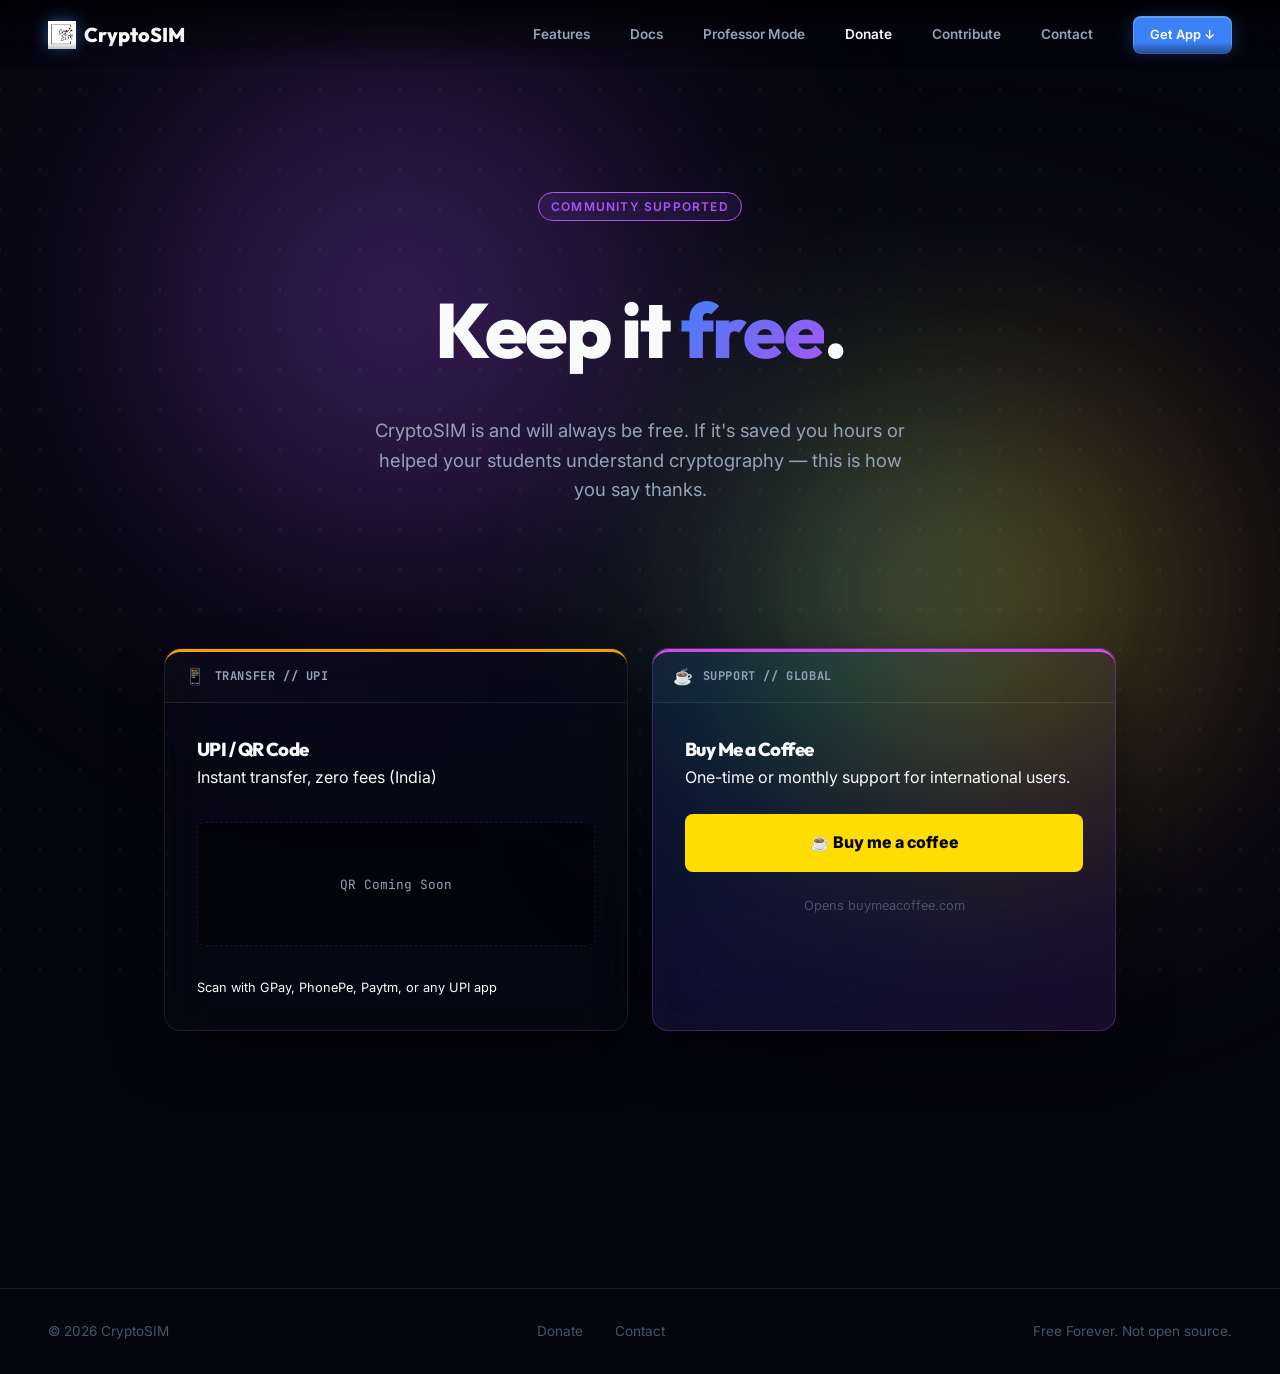
<file: donate.html>
<!DOCTYPE html>
<html lang="en">
<head>
  <meta charset="UTF-8" />
  <meta name="viewport" content="width=device-width, initial-scale=1.0" />
  <title>Support CryptoSIM — Donate</title>
  <meta name="description" content="Support CryptoSIM development. Every contribution keeps the project alive and free." />
  <link rel="preconnect" href="https://fonts.googleapis.com" />
  <link href="https://fonts.googleapis.com/css2?family=Outfit:wght@400;500;600;700;800;900&family=Inter:opsz,wght@14..32,400;14..32,500;14..32,600&family=JetBrains+Mono:wght@400;500;600&display=swap" rel="stylesheet" />
  <link rel="icon" type="image/png" href="icon.png" />
  <link rel="stylesheet" href="style.css" />
  <style>
    .donate-hero {
      text-align: center;
      padding: 12rem 1.5rem 6rem;
      max-width: 800px;
      margin: 0 auto;
    }
    .donate-grid-layout {
      display: grid;
      grid-template-columns: repeat(auto-fit, minmax(320px, 1fr));
      gap: 1.5rem;
      max-width: 1000px;
      margin: 0 auto 6rem;
      padding: 0 1.5rem;
    }
    @media (min-width: 800px) {
      .donate-grid-layout > :nth-child(3) {
        grid-column: 1 / -1;
        justify-self: center;
        width: 100%;
        max-width: 500px;
      }
    }
    .bmac-btn {
      width: 100%;
      margin-top: 1.5rem;
      background: #FFDD00;
      color: #000;
      border-color: #FFDD00;
      font-weight: 800;
    }
    .bmac-btn:hover {
      background: #e6c700;
      box-shadow: 0 8px 30px rgba(255,221,0,0.3);
    }
    .other-ways {
      list-style: none;
      margin-top: 1.5rem;
      display: flex;
      flex-direction: column;
      gap: 1rem;
    }
    .other-ways li {
      display: flex;
      gap: 1rem;
      align-items: flex-start;
      padding: 1rem;
      background: rgba(255,255,255,0.02);
      border: 1px solid var(--node-border);
      border-radius: 8px;
    }
    .other-ways strong { display: block; color: var(--text-main); font-size: 0.95rem; }
    .other-ways span { font-size: 0.85rem; color: var(--text-muted); }
  </style>
</head>
<body>

  <!-- ── Interactive Canvas Grid Background ── -->
  <div class="canvas-grid-bg" id="gridBg">
    <div class="glow-orb orb-primary" id="orb1" style="background: radial-gradient(circle, var(--type-point), transparent 70%);"></div>
    <div class="glow-orb orb-secondary" id="orb2" style="background: radial-gradient(circle, var(--type-number), transparent 70%);"></div>
    <div class="glow-orb orb-tertiary" id="orb3"></div>
  </div>

  <!-- ── Navigation ── -->
  <nav class="nav">
    <a href="index.html" class="nav-brand">
      <img src="icon.png" alt="CryptoSIM Logo" class="logo-node" style="height: 28px; width: 28px; filter: drop-shadow(0 0 8px rgba(59,130,246,0.6));" />
      <span>CryptoSIM</span>
    </a>
    <div class="nav-links">
      <a href="index.html#features">Features</a>
      <a href="docs.html">Docs</a>
      <a href="index.html#pro">Professor Mode</a>
      <a href="donate.html" style="color:var(--text-main)">Donate</a>
      <a href="contribute.html">Contribute</a>
      <a href="index.html#contact">Contact</a>
      <a href="index.html#download" class="btn btn-primary btn-sm">Get App ↓</a>
    </div>
  </nav>

  <main>
    <section class="donate-hero">
      <div class="badge" style="color:var(--type-point); border-color:var(--type-point); background:rgba(168,85,247,0.1)">Community Supported</div>
      <h1 style="font-size: clamp(3rem, 6vw, 5rem); margin: 1.5rem 0;">Keep it <span class="text-gradient">free</span>.</h1>
      <p class="hero-sub">
        CryptoSIM is and will always be free. If it's saved you hours or helped your students understand cryptography — this is how you say thanks.
      </p>
    </section>

    <div class="donate-grid-layout">
      <!-- UPI -->
      <div class="brick-node">
        <div class="brick-header cluster-io" style="border-top-color: var(--type-number)">
          <span class="brick-icon">📱</span>
          <span class="brick-title">TRANSFER // UPI</span>
        </div>
        <div style="padding: 2rem;">
          <h3>UPI / QR Code</h3>
          <p>Instant transfer, zero fees (India)</p>
          <div style="margin: 2rem 0; padding: 3rem; text-align: center; border: 1px dashed var(--node-border); border-radius: 8px; background: rgba(0,0,0,0.5)">
            <span style="font-family: var(--font-mono); font-size: 0.8rem; color: var(--text-muted)">QR Coming Soon</span>
          </div>
          <p style="font-size: 0.8rem">Scan with GPay, PhonePe, Paytm, or any UPI app</p>
        </div>
      </div>

      <!-- Buy Me a Coffee -->
      <div class="brick-node hero-style">
        <div class="brick-header cluster-zk">
          <span class="brick-icon">☕</span>
          <span class="brick-title">SUPPORT // GLOBAL</span>
        </div>
        <div style="padding: 2rem;">
          <h3>Buy Me a Coffee</h3>
          <p>One-time or monthly support for international users.</p>
          <a href="#" class="btn btn-large bmac-btn">
            ☕ Buy me a coffee
          </a>
          <p style="font-size: 0.8rem; margin-top: 1.5rem; color: var(--text-dim); text-align: center;">Opens buymeacoffee.com</p>
        </div>
      </div>

    </div>
  </main>

  <footer class="site-footer">
    <div class="footer-grid">
      <span>© 2026 CryptoSIM</span>
      <div class="footer-links">
        <a href="donate.html">Donate</a>
        <a href="index.html#contact">Contact</a>
      </div>
      <span>Free Forever. Not open source.</span>
    </div>
  </footer>

  <script src="script.js"></script>
</body>
</html>
</file>
<file: style.css>
/* ── Base & Context ───────────────────────────────────────────────────────── */
*, *::before, *::after {
  box-sizing: border-box;
  margin: 0;
  padding: 0;
}

:root {
  /* The Void */
  --bg-void:      #05050f; /* Slightly lighter/bluer space void */
  --bg-grid:      rgba(255, 255, 255, 0.08); /* Brighter dots for scale */
  
  /* Glass Nodes */
  --node-bg:      rgba(10, 10, 15, 0.4);
  --node-border:  rgba(255, 255, 255, 0.08);
  --node-glow:    rgba(255, 255, 255, 0.02);
  
  /* Port Types (From Tech Spec) */
  --type-bytes:   #3b82f6; /* Blue */
  --type-number:  #f59e0b; /* Amber */
  --type-boolean: #22c55e; /* Green */
  --type-point:   #a855f7; /* Purple */
  --type-field:   #14b8a6; /* Teal */
  --type-bitstr:  #6b7280; /* Gray */
  --type-array:   #6366f1; /* Indigo */
  --type-any:     #f8fafc; /* White */

  /* Cluster Accents */
  --cluster-io:   #64748b;
  --cluster-hash: #10b981;
  --cluster-zk:   #d946ef;
  --cluster-cons: #dc2626;
  --cluster-state:#65a30d;

  /* Typography */
  --font-sans:    'Outfit', sans-serif;
  --font-body:    'Inter', sans-serif;
  --font-mono:    'JetBrains Mono', monospace;
  
  --text-main:    #f8fafc;
  --text-muted:   #94a3b8;
  --text-dim:     #475569;
}

html {
  scroll-behavior: smooth;
  background: var(--bg-void);
}

body {
  font-family: var(--font-body);
  color: var(--text-main);
  line-height: 1.6;
  overflow-x: hidden;
  -webkit-font-smoothing: antialiased;
}

a { text-decoration: none; color: inherit; }

/* ── Typography Utilities ─────────────────────────────────────────────────── */
h1, h2, h3 { font-family: var(--font-sans); font-weight: 800; letter-spacing: -0.03em; }

.text-gradient {
  background: linear-gradient(135deg, var(--type-bytes) 0%, var(--type-point) 100%);
  -webkit-background-clip: text;
  -webkit-text-fill-color: transparent;
  background-clip: text;
}

/* ── Background Grid & Orbs ───────────────────────────────────────────────── */
.canvas-grid-bg {
  position: fixed;
  inset: -100px; /* Bleed for panning */
  z-index: -1;
  background-image: 
    radial-gradient(var(--bg-grid) 1px, transparent 1px);
  background-size: 40px 40px;
  background-position: center;
  pointer-events: none;
  transition: transform 0.1s ease-out;
}

.glow-orb {
  position: absolute;
  border-radius: 50%;
  filter: blur(120px);
  opacity: 0.45; /* Increased opacity for glassmorphism pop */
  mix-blend-mode: screen;
  transition: all 0.5s ease-out;
  pointer-events: none;
}
.orb-primary {
  width: 700px;
  height: 700px;
  background: radial-gradient(circle, var(--type-bytes), transparent 70%);
  top: 5%;
  left: 10%;
}
.orb-secondary {
  width: 600px;
  height: 600px;
  background: radial-gradient(circle, var(--type-point), transparent 70%);
  bottom: 10%;
  right: 5%;
}
.orb-tertiary {
  width: 500px;
  height: 500px;
  background: radial-gradient(circle, var(--type-field), transparent 70%);
  top: 40%;
  left: 50%;
  transform: translateX(-50%);
}

/* ── Wires (SVG) ──────────────────────────────────────────────────────────── */
.wire-layer {
  position: fixed;
  top: 0; left: 0;
  width: 100vw;
  height: 100vh;
  z-index: 5; /* Behind the cards, above the grid */
  pointer-events: none;
}
.wire-path {
  fill: none;
  stroke-width: 3px;
  stroke-linecap: round;
  vector-effect: non-scaling-stroke;
  /* Animarion handled in JS */
  filter: drop-shadow(0 0 8px currentColor);
}

/* ── Navigation ───────────────────────────────────────────────────────────── */
.nav {
  position: fixed;
  top: 0; left: 0; right: 0;
  height: 70px;
  display: flex;
  align-items: center;
  justify-content: space-between;
  padding: 0 3rem;
  z-index: 100;
  background: linear-gradient(to bottom, rgba(2,2,5,0.9) 0%, transparent 100%);
  backdrop-filter: blur(12px);
  mask-image: linear-gradient(to bottom, black 60%, transparent);
}
.nav-brand {
  display: flex;
  align-items: center;
  gap: 0.5rem;
  font-family: var(--font-sans);
  font-size: 1.25rem;
  font-weight: 800;
}
.logo-node {
  color: var(--type-bytes);
  font-size: 1.5rem;
  filter: drop-shadow(0 0 8px rgba(59,130,246,0.6));
}
.nav-links {
  display: flex;
  align-items: center;
  gap: 2.5rem;
  font-size: 0.85rem;
  font-weight: 600;
  color: var(--text-muted);
}
.nav-links a:hover { color: var(--text-main); }

/* ── Buttons ──────────────────────────────────────────────────────────────── */
.btn {
  display: inline-flex;
  align-items: center;
  justify-content: center;
  border-radius: 8px;
  font-family: var(--font-body);
  font-weight: 600;
  transition: all 0.2s;
  cursor: pointer;
}
.btn-sm { padding: 0.5rem 1rem; font-size: 0.8rem; }
.btn-large { padding: 1rem 2rem; font-size: 1rem; }

.btn-primary {
  background: var(--type-bytes);
  color: #fff;
  border: 1px solid rgba(255,255,255,0.2);
  box-shadow: 0 4px 20px rgba(59,130,246,0.3), inset 0 1px 0 rgba(255,255,255,0.2);
}
.btn-primary:hover {
  background: #4b92fd;
  transform: translateY(-2px);
  box-shadow: 0 8px 30px rgba(59,130,246,0.5), inset 0 1px 0 rgba(255,255,255,0.3);
}

.btn-ghost {
  background: rgba(255,255,255,0.03);
  color: var(--text-main);
  border: 1px solid rgba(255,255,255,0.1);
  backdrop-filter: blur(10px);
}
.btn-ghost:hover {
  background: rgba(255,255,255,0.06);
  border-color: rgba(255,255,255,0.2);
}

/* ── Base Brick Node Container ────────────────────────────────────────────── */
.brick-node {
  position: relative;
  z-index: 10;
  background: var(--node-bg);
  border: 1px solid var(--node-border);
  border-radius: 16px;
  backdrop-filter: blur(24px) saturate(200%);
  -webkit-backdrop-filter: blur(24px) saturate(200%);
  box-shadow: 
    0 24px 60px -12px rgba(0,0,0,0.8), 
    inset 0 1px 0 rgba(255,255,255,0.06);
  transition: transform 0.1s ease-out, border-color 0.3s;
  
  /* Magnetic center for JS */
  transform-style: preserve-3d;
  will-change: transform;
  z-index: 10;
}
.brick-node:hover {
  border-color: rgba(255,255,255,0.15);
}

.brick-header {
  padding: 0.75rem 1.25rem;
  border-bottom: 1px solid var(--node-border);
  display: flex;
  align-items: center;
  gap: 0.6rem;
  background: linear-gradient(to right, rgba(255,255,255,0.02), transparent);
  border-top-left-radius: 16px;
  border-top-right-radius: 16px;
}
.brick-title {
  font-family: var(--font-mono);
  font-size: 0.75rem;
  font-weight: 700;
  letter-spacing: 0.05em;
  color: var(--text-muted);
}
.brick-icon {
  font-size: 1rem;
}

/* Cluster Header Tints */
.cluster-io { border-top: 3px solid var(--cluster-io); }
.cluster-hash { border-top: 3px solid var(--cluster-hash); }
.cluster-zk { border-top: 3px solid var(--cluster-zk); }
.cluster-consensus { border-top: 3px solid var(--cluster-cons); }
.cluster-state { border-top: 3px solid var(--cluster-state); }

/* Ports */
.port {
  position: absolute;
  display: flex;
  align-items: center;
  gap: 0.5rem;
}
/* Inputs align left, stick out left */
.port-in { left: -12px; top: 40px; flex-direction: row; }
/* Outputs align right, stick out right */
.port-out { right: -12px; top: 40px; flex-direction: row-reverse; }

.port-handle {
  width: 24px;
  height: 24px;
  border-radius: 6px;
  background: var(--node-bg);
  border: 2px solid currentColor;
  box-shadow: 0 0 10px currentColor, inset 0 0 8px currentColor;
  position: relative;
  z-index: 2;
}
/* Node socket hole illusion */
.port-handle::after {
  content: '';
  position: absolute;
  top: 50%; left: 50%; transform: translate(-50%, -50%);
  width: 8px; height: 8px;
  border-radius: 3px;
  background: #020205; /* Deep void socket */
}
.port-label {
  font-family: var(--font-mono);
  font-size: 0.65rem;
  color: var(--text-muted);
  text-transform: uppercase;
  letter-spacing: 0.05em;
}

/* Typed Colors for Handlers */
.type-bytes { color: var(--type-bytes); }
.type-number { color: var(--type-number); }
.type-array { color: var(--type-array); }
.type-point { color: var(--type-point); }
.type-any { color: var(--type-any); }

/* Window Controls (Mac style) */
.brick-controls {
  margin-left: auto;
  display: flex;
  gap: 6px;
}
.control-dot {
  width: 10px; height: 10px; border-radius: 50%;
  opacity: 0.5;
}
.control-dot.red { background: #ef4444; }
.control-dot.yellow { background: #f59e0b; }
.control-dot.green { background: #22c55e; }

/* ── Specific Node Layouts ────────────────────────────────────────────────── */
main {
  position: relative;
  padding-bottom: 10rem;
}

/* Hero Node */
.hero-section {
  min-height: 100vh;
  display: flex;
  align-items: center;
  justify-content: center;
  padding: 6rem 1.5rem 0;
}
.hero-brick {
  width: 100%;
  max-width: 800px;
}
.hero-brick .brick-body {
  padding: 4rem 3rem;
  text-align: center;
}
.hero-brick .port-out {  top: auto; bottom: -12px; right: 50%; transform: translateX(50%); flex-direction: column; }

.badge {
  display: inline-block;
  font-size: 0.75rem;
  font-weight: 600;
  text-transform: uppercase;
  letter-spacing: 0.1em;
  color: var(--type-bytes);
  background: rgba(59,130,246,0.1);
  border: 1px solid rgba(59,130,246,0.3);
  padding: 4px 12px;
  border-radius: 100px;
  margin-bottom: 1.5rem;
}
.hero-brick h1 {
  font-size: clamp(3rem, 6vw, 5.5rem);
  line-height: 1.05;
  margin-bottom: 1.5rem;
}
.hero-sub {
  font-size: 1.15rem;
  color: var(--text-muted);
  max-width: 540px;
  margin: 0 auto 3rem;
}
.hero-actions { display: flex; gap: 1rem; justify-content: center; }

/* Flow Sequence Nodes */
.features-flow {
  max-width: 1000px;
  margin: 0 auto;
  padding: 6rem 1.5rem;
  display: flex;
  flex-direction: column;
  gap: 12rem; /* Massive gap for scrolling wires */
}
.feature-brick {
  width: 100%;
  max-width: 450px;
}
.feature-brick.pos-left { align-self: flex-start; }
.feature-brick.pos-right { align-self: flex-end; }
.feature-brick .brick-body {
  padding: 2.5rem;
}
.feature-brick h3 {
  font-size: 1.5rem;
  margin-bottom: 1rem;
}
.feature-brick p {
  color: var(--text-muted);
  font-size: 0.95rem;
  margin-bottom: 1.5rem;
}
.tech-tags { display: flex; gap: 0.5rem; }
.tag {
  font-family: var(--font-mono);
  font-size: 0.7rem;
  padding: 4px 8px;
  background: rgba(255,255,255,0.05);
  border-radius: 4px;
  color: var(--text-muted);
}
.visual-preview {
  display: flex;
  flex-direction: column;
  gap: 0.5rem;
  background: #000;
  border-radius: 8px;
  padding: 1rem;
  border: 1px solid var(--node-border);
}
.visual-preview code {
  font-family: var(--font-mono);
  font-size: 0.85rem;
  color: var(--type-point);
}

/* Professor Node */
.pro-section {
  max-width: 800px;
  margin: 0 auto;
  padding: 6rem 1.5rem;
}
.pro-layout {
  padding: 4rem;
  text-align: center;
}
.pro-layout h2 {
  font-size: 2.5rem;
  margin-bottom: 1rem;
}
.pro-layout p {
  color: var(--text-muted);
  margin-bottom: 2rem;
}
.pro-features {
  list-style: none;
  display: flex;
  flex-direction: column;
  gap: 0.5rem;
  text-align: left;
  max-width: 300px;
  margin: 0 auto;
  font-family: var(--font-mono);
  font-size: 0.85rem;
  color: var(--type-boolean);
}

/* Terminal Node */
.download-section {
  max-width: 700px;
  margin: 0 auto;
  padding: 6rem 1.5rem;
}
.terminal-window {
  background: rgba(5,5,10,0.8);
  border: 1px solid var(--node-border);
  border-radius: 12px;
  box-shadow: 0 20px 50px rgba(0,0,0,0.5);
  position: relative;
}
.terminal-header {
  padding: 10px 16px;
  background: rgba(255,255,255,0.02);
  border-bottom: 1px solid var(--node-border);
  display: flex;
  align-items: center;
}
.term-title {
  margin: 0 auto;
  font-family: var(--font-body);
  font-size: 0.75rem;
  color: var(--text-dim);
}
.term-dots span {
  display: inline-block; width: 12px; height: 12px; border-radius: 50%;
  margin-right: 6px; opacity: 0.3; background: #fff;
}
.term-dots span:nth-child(1) { background: #ef4444; }
.term-dots span:nth-child(2) { background: #f59e0b; }
.term-dots span:nth-child(3) { background: #22c55e; }

.terminal-body {
  padding: 2rem;
  font-family: var(--font-mono);
  font-size: 0.9rem;
}
.term-line {
  margin-bottom: 0.75rem;
  color: var(--text-muted);
}
.term-line.success { color: var(--type-boolean); }
.prompt { color: var(--type-point); margin-right: 8px; }

.download-actions {
  margin-top: 3rem;
  text-align: center;
}
.term-btn { width: 100%; margin-bottom: 1rem; }
.crypto-note { font-family: var(--font-body); font-size: 0.8rem; color: var(--text-dim); }
.crypto-note a { color: var(--type-bytes); text-decoration: underline; }

/* ── Footer ───────────────────────────────────────────────────────────────── */
.site-footer {
  border-top: 1px solid var(--node-border);
  padding: 2rem 3rem;
  font-size: 0.85rem;
  color: var(--text-dim);
}
.footer-grid {
  max-width: 1200px;
  margin: 0 auto;
  display: flex;
  justify-content: space-between;
  align-items: center;
}
.footer-links {
  display: flex; gap: 2rem;
}
.footer-links a:hover { color: var(--text-muted); }

/* Responsive adjustments */
@media (max-width: 768px) {
  .hero-brick h1 { font-size: 2.5rem; }
  .feature-brick.pos-left, .feature-brick.pos-right { align-self: center; }
  .hero-brick .brick-body, .pro-layout { padding: 2.5rem 1.5rem; }
  .footer-grid { flex-direction: column; gap: 1rem; text-align: center; }
  .nav { padding: 0 1.5rem; }
  .features-grid-layout, .community-grid-layout { grid-template-columns: 1fr; }
}

/* ── Restored Sections ────────────────────────────────────────────────────── */
.glass-container {
  max-width: 1200px;
  margin: 0 auto;
  padding: 8rem 1.5rem;
}
.section-center-header { text-align: center; margin-bottom: 4rem; }
.section-center-header h2 { font-size: clamp(2.5rem, 5vw, 3.5rem); }

.features-grid-layout, .community-grid-layout {
  display: grid;
  grid-template-columns: repeat(auto-fit, minmax(300px, 1fr));
  gap: 1.5rem;
}

.feature-mini-card, .community-card {
  padding: 2rem;
  display: flex;
  flex-direction: column;
}
.feature-mini-card h3, .community-card h3 {
  margin: 1rem 0;
  font-size: 1.25rem;
}
.feature-mini-card p, .community-card p {
  color: var(--text-muted);
  font-size: 0.9rem;
  line-height: 1.6;
}
.community-link {
  margin-top: auto;
  padding-top: 1.5rem;
  font-weight: 600;
  font-size: 0.9rem;
}

.hero-style {
  background: linear-gradient(135deg, rgba(59,130,246,0.1), rgba(168,85,247,0.1));
  border-color: rgba(168,85,247,0.3);
}

.contact-section {
  max-width: 700px;
  margin: 8rem auto 12rem;
  padding: 0 1.5rem;
  text-align: center;
}
.contact-card {
  padding: 4rem 2rem;
}
.contact-card h2 {
  font-size: clamp(2rem, 4vw, 3rem);
  margin-bottom: 1.5rem;
}
.contact-card p {
  color: var(--text-muted);
  margin-bottom: 3rem;
  max-width: 500px;
  margin-left: auto; margin-right: auto;
}
.contact-email {
  display: inline-flex;
  align-items: center;
  gap: 0.75rem;
  font-family: var(--font-mono);
  font-size: 1.1rem;
  color: var(--type-bytes);
  background: rgba(59,130,246,0.1);
  padding: 1rem 2rem;
  border-radius: 100px;
  border: 1px solid rgba(59,130,246,0.2);
  transition: all 0.2s;
}
.contact-email:hover {
  background: rgba(59,130,246,0.2);
  transform: translateY(-2px);
}
</file>
